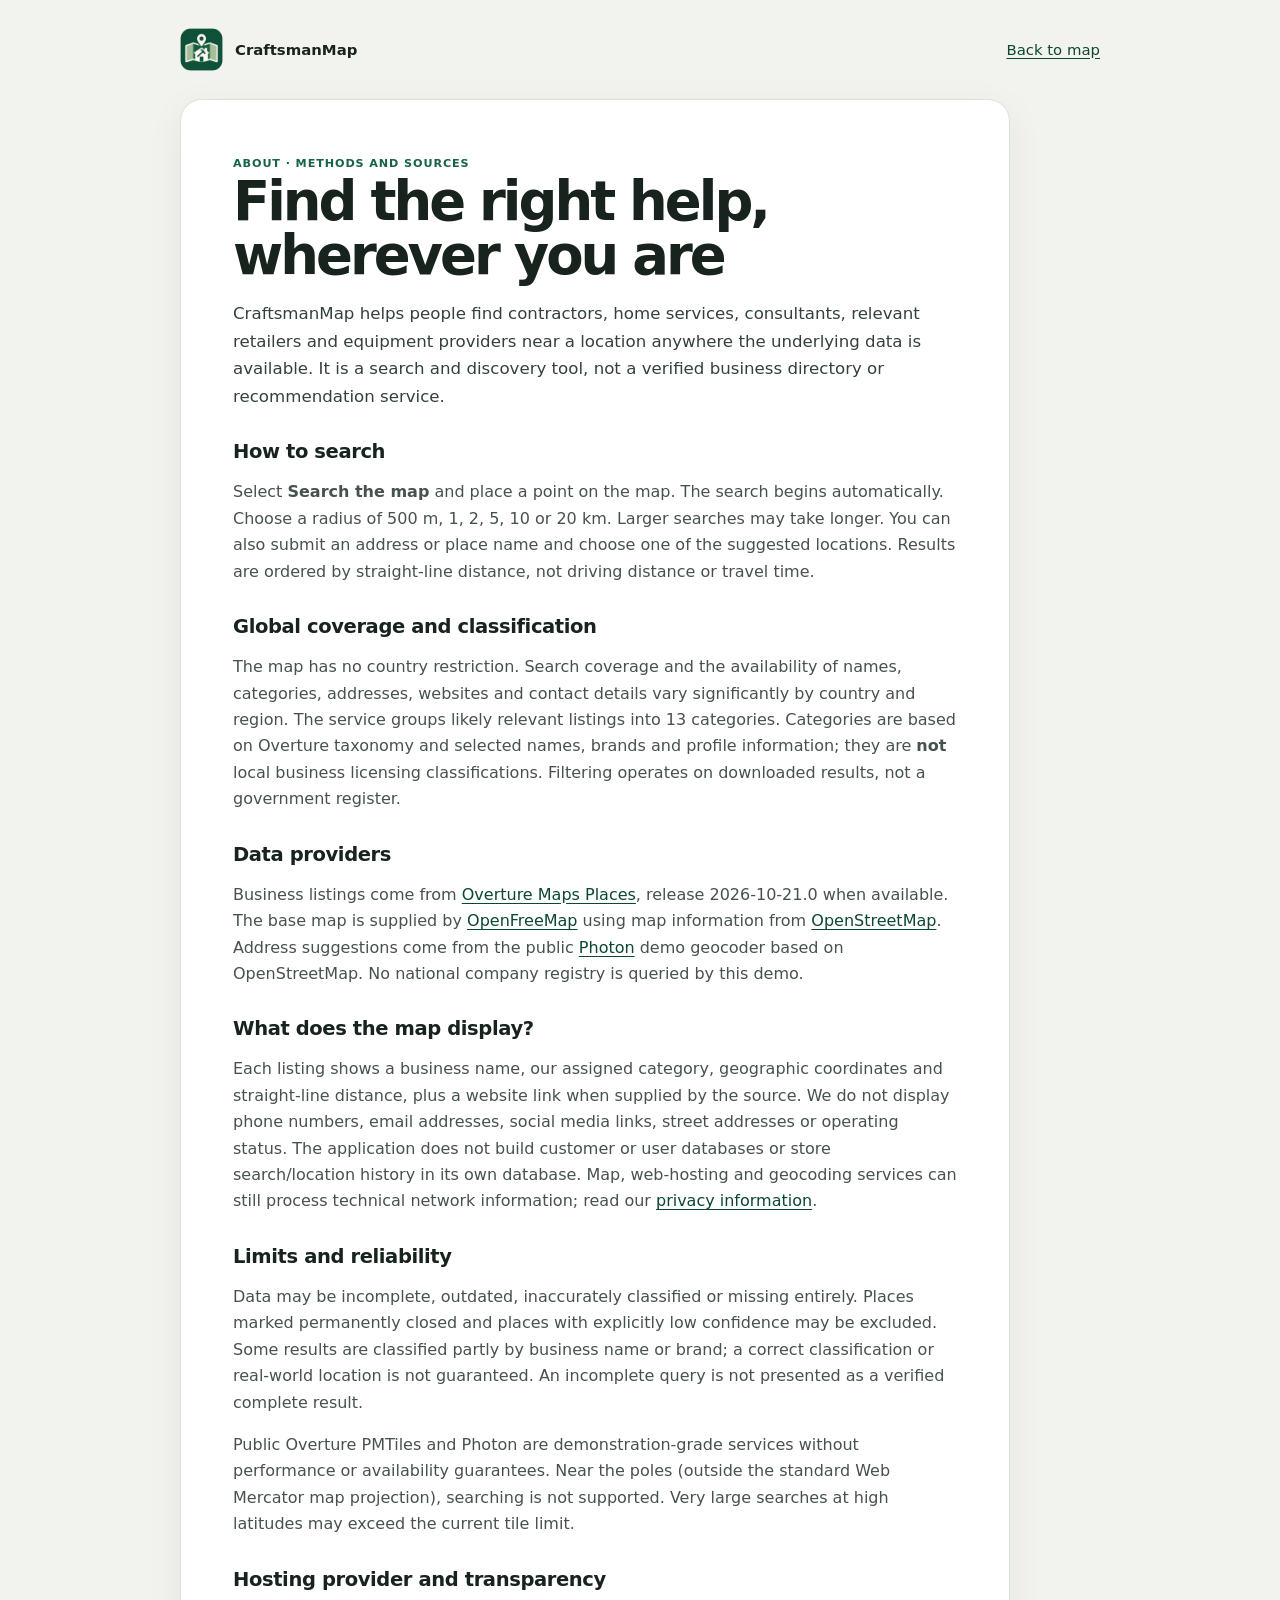
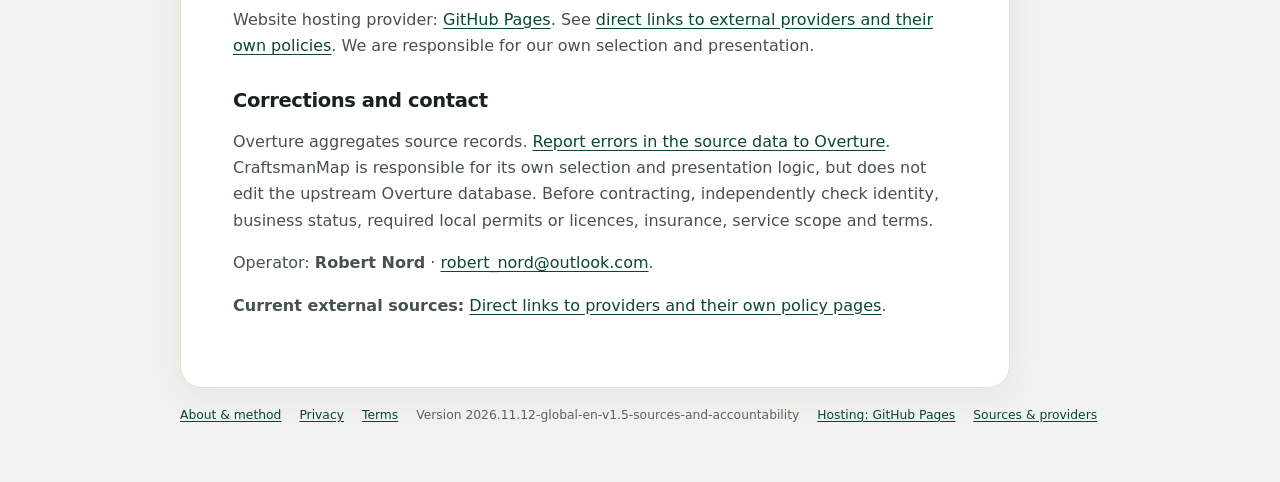
<file: about.html>
<!DOCTYPE html>

<html lang="en"><head><meta charset="utf-8"/><meta content="width=device-width,initial-scale=1" name="viewport"/><meta content="no-referrer" name="referrer"/><meta content="CraftsmanMap – information and transparency" name="description"/><title>About – CraftsmanMap</title><link href="./assets/favicon-32.png" rel="icon" sizes="32x32" type="image/png"/><link href="./assets/styles.css" rel="stylesheet"/></head><body class="page"><main class="page-shell"><nav class="page-nav"><a class="brand" href="./"><img alt="" class="brand-icon" height="43" src="./assets/app-icon-192.png" width="43"/><span data-app-name="">CraftsmanMap</span></a><a href="./">Back to map</a></nav><article class="page-card"><span class="eyebrow">ABOUT · METHODS AND SOURCES</span><h1>Find the right help, wherever you are</h1><p class="lead">CraftsmanMap helps people find contractors, home services, consultants, relevant retailers and equipment providers near a location anywhere the underlying data is available. It is a search and discovery tool, not a verified business directory or recommendation service.</p>
<h2>How to search</h2><p>Select <strong>Search the map</strong> and place a point on the map. The search begins automatically. Choose a radius of 500 m, 1, 2, 5, 10 or 20 km. Larger searches may take longer. You can also submit an address or place name and choose one of the suggested locations. Results are ordered by straight-line distance, not driving distance or travel time.</p>
<h2>Global coverage and classification</h2><p>The map has no country restriction. Search coverage and the availability of names, categories, addresses, websites and contact details vary significantly by country and region. The service groups likely relevant listings into 13 categories. Categories are based on Overture taxonomy and selected names, brands and profile information; they are <strong>not</strong> local business licensing classifications. Filtering operates on downloaded results, not a government register.</p>
<h2>Data providers</h2><p>Business listings come from <a href="https://docs.overturemaps.org/guides/places/">Overture Maps Places</a>, release <span data-release=""></span> when available. The base map is supplied by <a href="https://openfreemap.org/">OpenFreeMap</a> using map information from <a href="https://www.openstreetmap.org/copyright">OpenStreetMap</a>. Address suggestions come from the public <a href="https://github.com/komoot/photon">Photon</a> demo geocoder based on OpenStreetMap. No national company registry is queried by this demo.</p>
<h2>What does the map display?</h2><p>Each listing shows a business name, our assigned category, geographic coordinates and straight-line distance, plus a website link when supplied by the source. We do not display phone numbers, email addresses, social media links, street addresses or operating status. The application does not build customer or user databases or store search/location history in its own database. Map, web-hosting and geocoding services can still process technical network information; read our <a href="./privacy.html">privacy information</a>.</p>
<h2>Limits and reliability</h2><p>Data may be incomplete, outdated, inaccurately classified or missing entirely. Places marked permanently closed and places with explicitly low confidence may be excluded. Some results are classified partly by business name or brand; a correct classification or real-world location is not guaranteed. An incomplete query is not presented as a verified complete result.</p><p>Public Overture PMTiles and Photon are demonstration-grade services without performance or availability guarantees. Near the poles (outside the standard Web Mercator map projection), searching is not supported. Very large searches at high latitudes may exceed the current tile limit.</p>
<h2>Hosting provider and transparency</h2><p>Website hosting provider: <a href="https://docs.github.com/en/pages/getting-started-with-github-pages/what-is-github-pages">GitHub Pages</a>. See <a href="./providers.html">direct links to external providers and their own policies</a>. We are responsible for our own selection and presentation.</p>
<h2>Corrections and contact</h2><p>Overture aggregates source records. <a href="https://docs.overturemaps.org/support/">Report errors in the source data to Overture</a>. CraftsmanMap is responsible for its own selection and presentation logic, but does not edit the upstream Overture database. Before contracting, independently check identity, business status, required local permits or licences, insurance, service scope and terms.</p><p>Operator: <strong data-operator="">Robert Nord</strong> · <a data-contact-email="" href="mailto:robert_nord@outlook.com">robert_nord@outlook.com</a>.</p><p><strong>Current external sources:</strong> <a href="./providers.html">Direct links to providers and their own policy pages</a>.</p></article><footer class="page-foot"><a href="./about.html">About &amp; method</a><a href="./privacy.html">Privacy</a><a href="./terms.html">Terms</a><span>Version <span data-version=""></span></span><a href="https://docs.github.com/en/pages/getting-started-with-github-pages/what-is-github-pages" rel="noopener noreferrer" target="_blank">Hosting: GitHub Pages</a> <a href="./providers.html">Sources &amp; providers</a></footer></main><script src="./assets/legal.js?v=source20261112" type="module"></script></body></html>
</file>
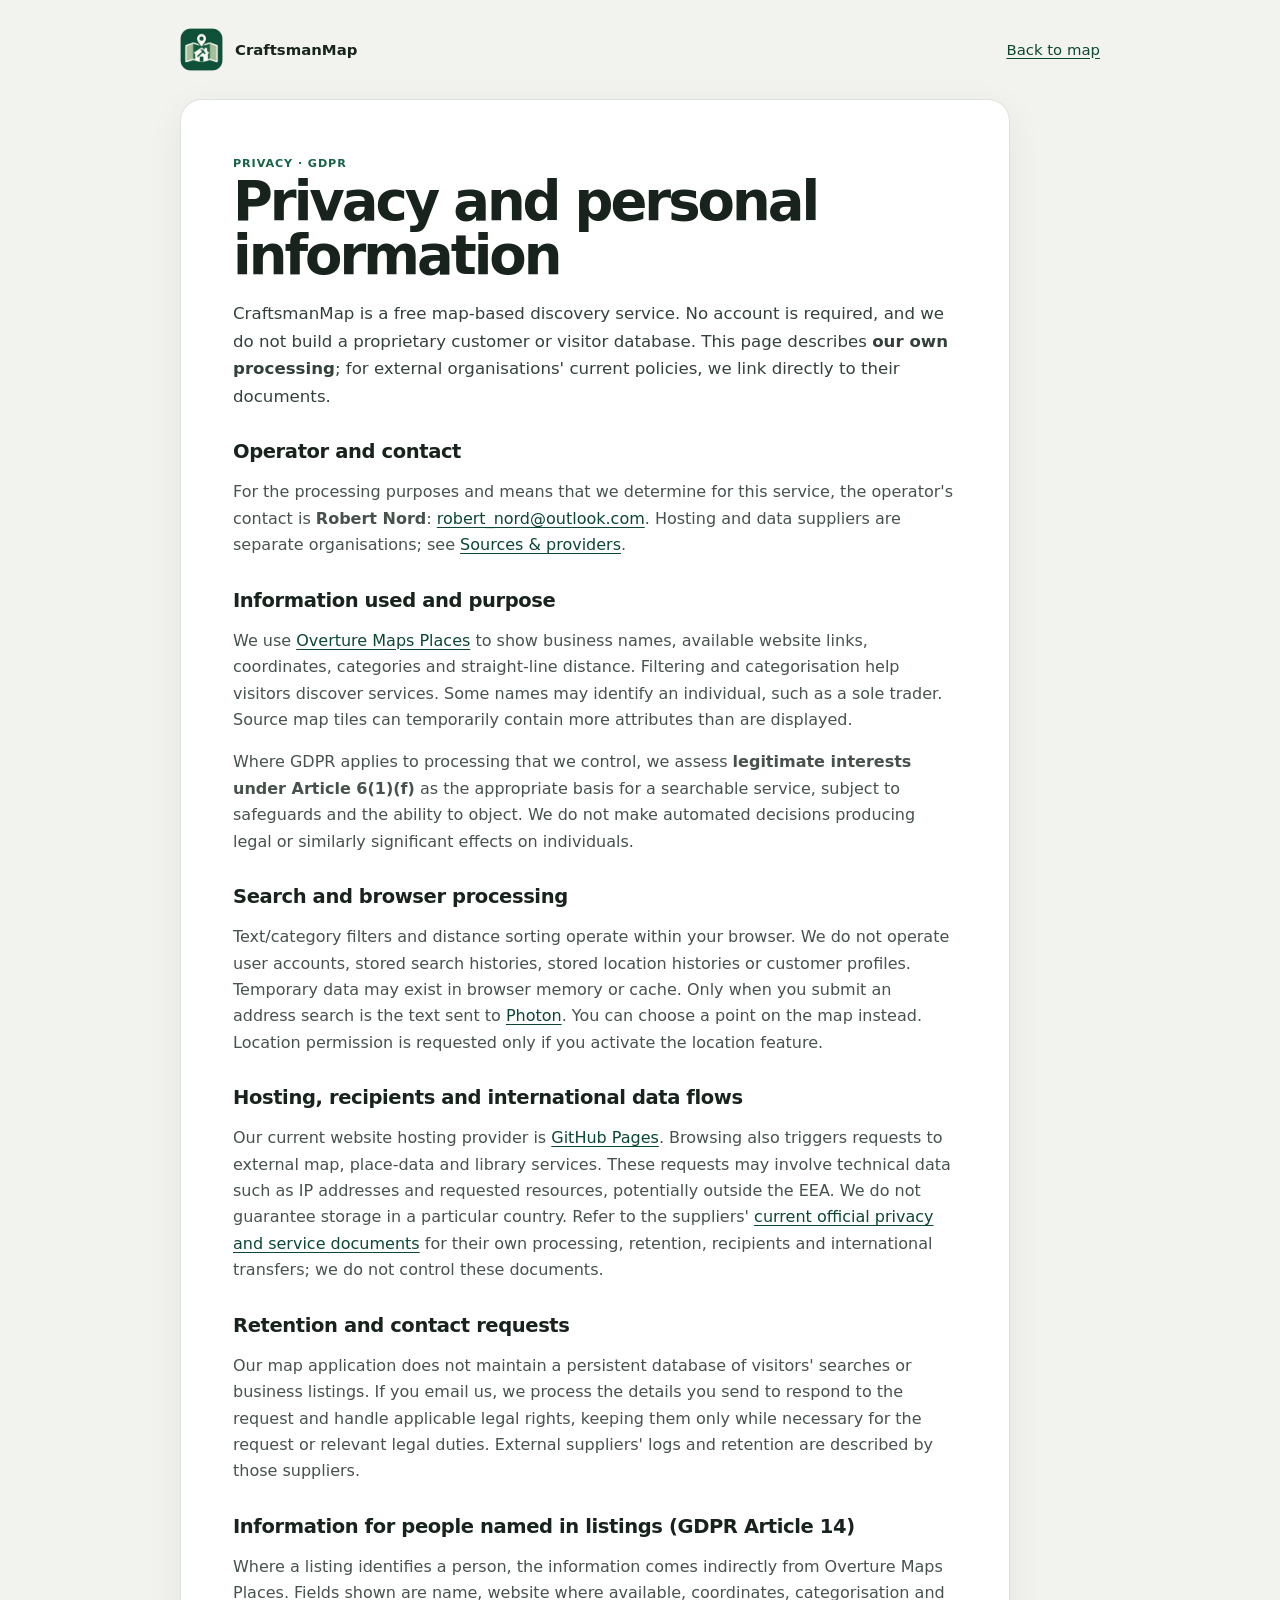
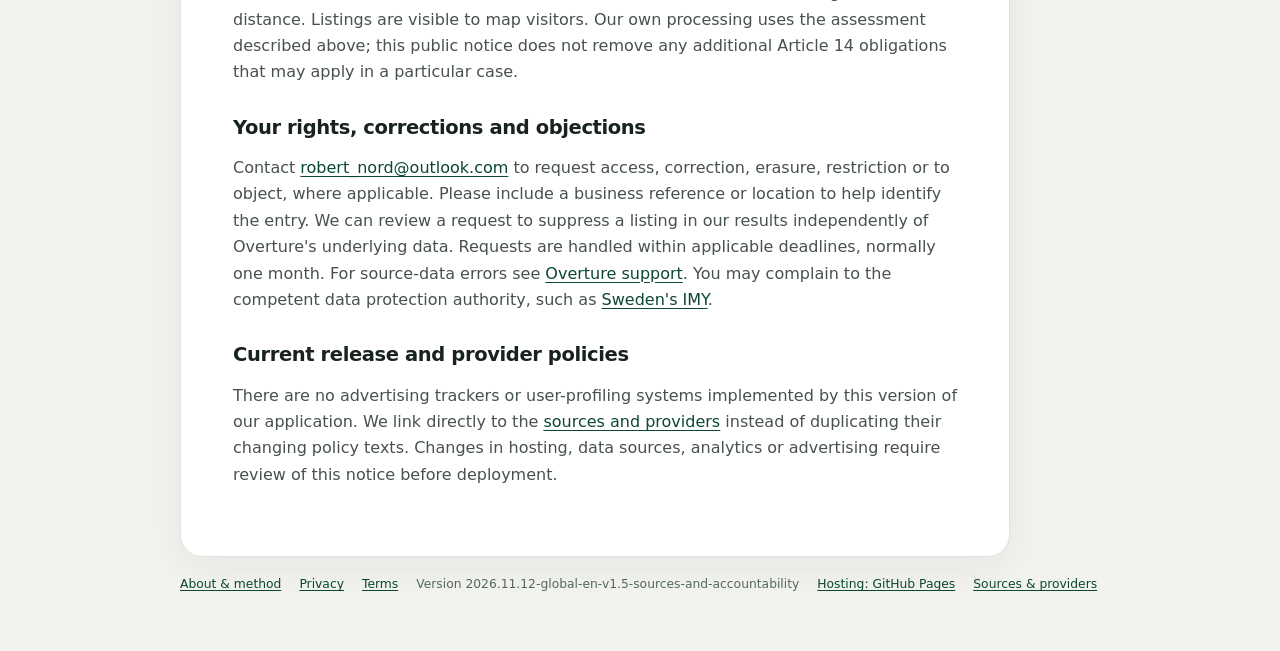
<file: privacy.html>
<!DOCTYPE html>
<html lang="en"><head><meta charset="utf-8"/><meta content="width=device-width,initial-scale=1" name="viewport"/><meta content="no-referrer" name="referrer"/><meta content="CraftsmanMap – information and transparency" name="description"/><title>Privacy – CraftsmanMap</title><link href="./assets/favicon-32.png" rel="icon" sizes="32x32" type="image/png"/><link href="./assets/styles.css" rel="stylesheet"/></head><body class="page"><main class="page-shell"><nav class="page-nav"><a class="brand" href="./"><img alt="" class="brand-icon" height="43" src="./assets/app-icon-192.png" width="43"/><span data-app-name="">CraftsmanMap</span></a><a href="./">Back to map</a></nav><article class="page-card"><span class="eyebrow">Privacy · GDPR</span><h1>Privacy and personal information</h1>
<p class="lead">CraftsmanMap is a free map-based discovery service. No account is required, and we do not build a proprietary customer or visitor database. This page describes <strong>our own processing</strong>; for external organisations' current policies, we link directly to their documents.</p>
<h2>Operator and contact</h2><p>For the processing purposes and means that we determine for this service, the operator's contact is <strong>Robert Nord</strong>: <a href="mailto:robert_nord@outlook.com">robert_nord@outlook.com</a>. Hosting and data suppliers are separate organisations; see <a href="./providers.html">Sources &amp; providers</a>.</p>
<h2>Information used and purpose</h2><p>We use <a href="https://docs.overturemaps.org/guides/places/">Overture Maps Places</a> to show business names, available website links, coordinates, categories and straight-line distance. Filtering and categorisation help visitors discover services. Some names may identify an individual, such as a sole trader. Source map tiles can temporarily contain more attributes than are displayed.</p>
<p>Where GDPR applies to processing that we control, we assess <strong>legitimate interests under Article 6(1)(f)</strong> as the appropriate basis for a searchable service, subject to safeguards and the ability to object. We do not make automated decisions producing legal or similarly significant effects on individuals.</p>
<h2>Search and browser processing</h2><p>Text/category filters and distance sorting operate within your browser. We do not operate user accounts, stored search histories, stored location histories or customer profiles. Temporary data may exist in browser memory or cache. Only when you submit an address search is the text sent to <a href="https://github.com/komoot/photon#demo-server">Photon</a>. You can choose a point on the map instead. Location permission is requested only if you activate the location feature.</p>
<h2>Hosting, recipients and international data flows</h2><p>Our current website hosting provider is <a href="https://docs.github.com/en/pages/getting-started-with-github-pages/what-is-github-pages">GitHub Pages</a>. Browsing also triggers requests to external map, place-data and library services. These requests may involve technical data such as IP addresses and requested resources, potentially outside the EEA. We do not guarantee storage in a particular country. Refer to the suppliers' <a href="./providers.html">current official privacy and service documents</a> for their own processing, retention, recipients and international transfers; we do not control these documents.</p>
<h2>Retention and contact requests</h2><p>Our map application does not maintain a persistent database of visitors' searches or business listings. If you email us, we process the details you send to respond to the request and handle applicable legal rights, keeping them only while necessary for the request or relevant legal duties. External suppliers' logs and retention are described by those suppliers.</p>
<h2>Information for people named in listings (GDPR Article 14)</h2><p>Where a listing identifies a person, the information comes indirectly from Overture Maps Places. Fields shown are name, website where available, coordinates, categorisation and distance. Listings are visible to map visitors. Our own processing uses the assessment described above; this public notice does not remove any additional Article 14 obligations that may apply in a particular case.</p>
<h2>Your rights, corrections and objections</h2><p>Contact <a href="mailto:robert_nord@outlook.com">robert_nord@outlook.com</a> to request access, correction, erasure, restriction or to object, where applicable. Please include a business reference or location to help identify the entry. We can review a request to suppress a listing in our results independently of Overture's underlying data. Requests are handled within applicable deadlines, normally one month. For source-data errors see <a href="https://docs.overturemaps.org/support/">Overture support</a>. You may complain to the competent data protection authority, such as <a href="https://www.imy.se/">Sweden's IMY</a>.</p>
<h2>Current release and provider policies</h2><p>There are no advertising trackers or user-profiling systems implemented by this version of our application. We link directly to the <a href="./providers.html">sources and providers</a> instead of duplicating their changing policy texts. Changes in hosting, data sources, analytics or advertising require review of this notice before deployment.</p></article><footer class="page-foot"><a href="./about.html">About &amp; method</a><a href="./privacy.html">Privacy</a><a href="./terms.html">Terms</a><span>Version <span data-version=""></span></span><a href="https://docs.github.com/en/pages/getting-started-with-github-pages/what-is-github-pages" rel="noopener noreferrer" target="_blank">Hosting: GitHub Pages</a> <a href="./providers.html">Sources &amp; providers</a></footer></main><script src="./assets/legal.js?v=source20261112" type="module"></script></body></html>
</file>
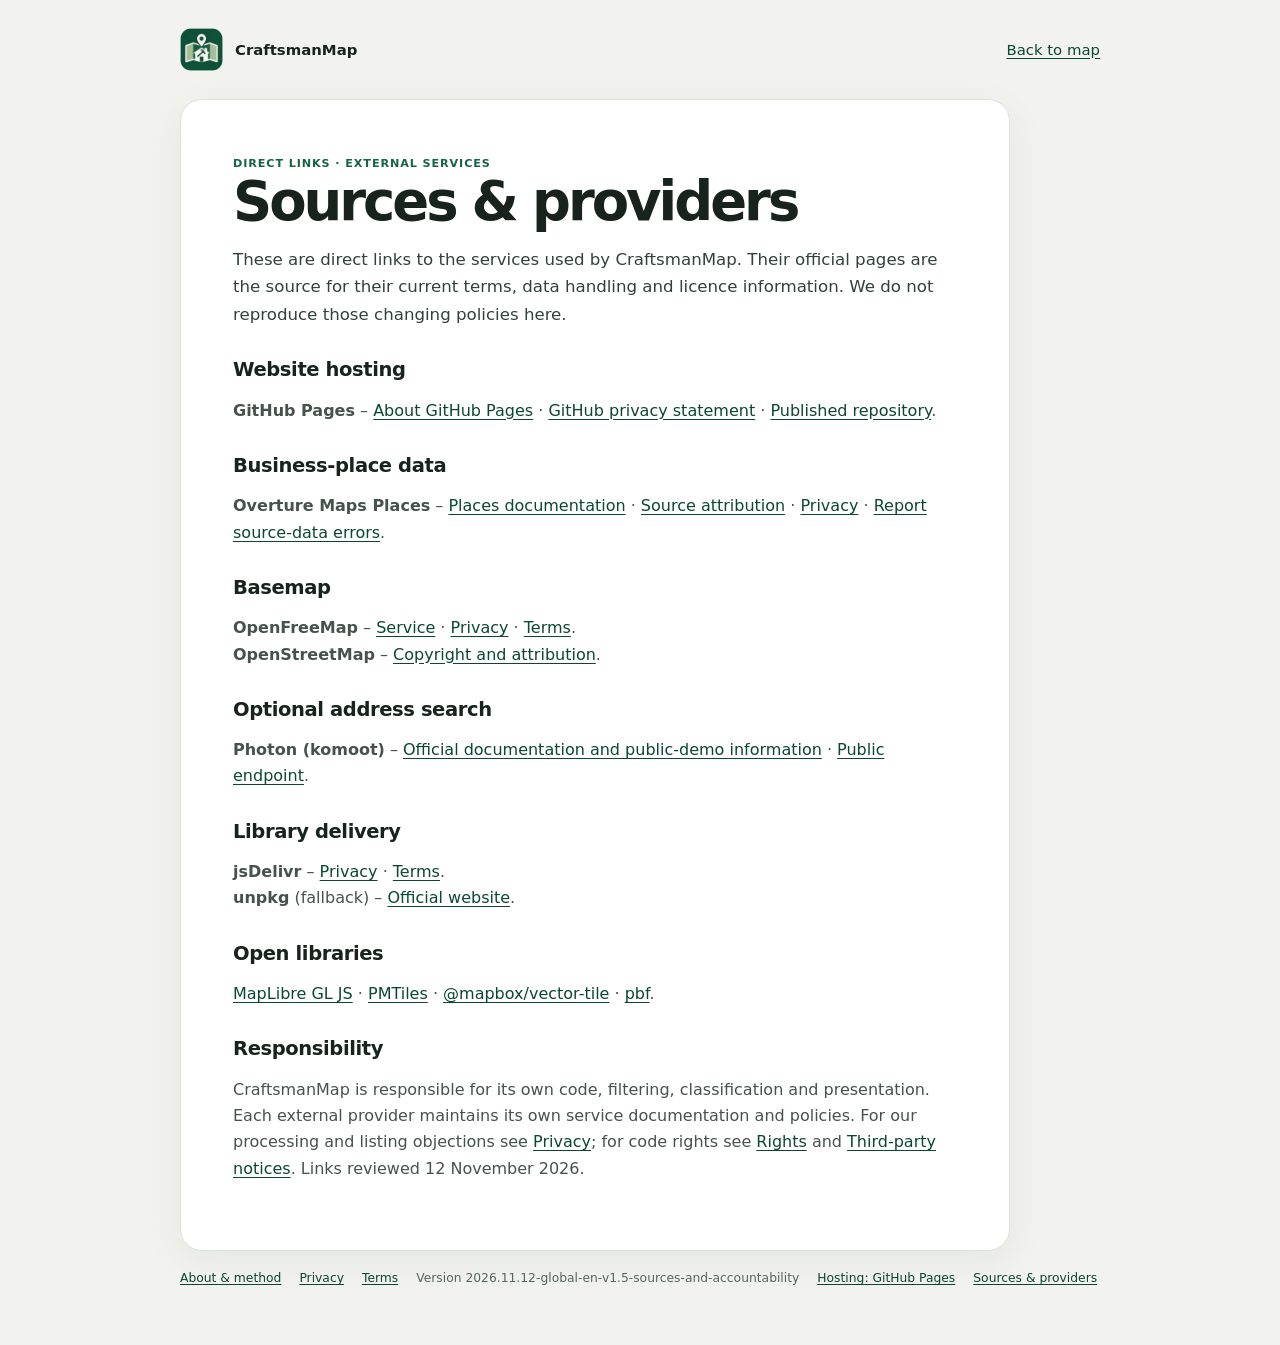
<file: providers.html>
<!DOCTYPE html>

<html lang="en"><head><meta charset="utf-8"/><meta content="width=device-width,initial-scale=1" name="viewport"/><meta content="no-referrer" name="referrer"/><meta content="Direct links to sources and external providers." name="description"/><title>Sources &amp; providers – CraftsmanMap</title><link href="./assets/favicon-32.png" rel="icon" sizes="32x32" type="image/png"/><link href="./assets/styles.css" rel="stylesheet"/></head><body class="page"><main class="page-shell"><nav class="page-nav"><a class="brand" href="./"><img alt="" class="brand-icon" height="43" src="./assets/app-icon-192.png" width="43"/><span data-app-name="">CraftsmanMap</span></a><a href="./">Back to map</a></nav><article class="page-card"><span class="eyebrow">Direct links · external services</span><h1>Sources &amp; providers</h1>
<p class="lead">These are direct links to the services used by CraftsmanMap. Their official pages are the source for their current terms, data handling and licence information. We do not reproduce those changing policies here.</p>
<h2>Website hosting</h2><p><strong>GitHub Pages</strong> – <a href="https://docs.github.com/en/pages/getting-started-with-github-pages/what-is-github-pages" rel="noopener noreferrer" target="_blank">About GitHub Pages</a> · <a href="https://docs.github.com/en/site-policy/privacy-policies/github-general-privacy-statement" rel="noopener noreferrer" target="_blank">GitHub privacy statement</a> · <a href="https://github.com/Deeder94/CraftsmanMap" rel="noopener noreferrer" target="_blank">Published repository</a>.</p>
<h2>Business-place data</h2><p><strong>Overture Maps Places</strong> – <a href="https://docs.overturemaps.org/guides/places/" rel="noopener noreferrer" target="_blank">Places documentation</a> · <a href="https://docs.overturemaps.org/attribution/" rel="noopener noreferrer" target="_blank">Source attribution</a> · <a href="https://overturemaps.org/privacy/" rel="noopener noreferrer" target="_blank">Privacy</a> · <a href="https://docs.overturemaps.org/support/" rel="noopener noreferrer" target="_blank">Report source-data errors</a>.</p>
<h2>Basemap</h2><p><strong>OpenFreeMap</strong> – <a href="https://openfreemap.org/" rel="noopener noreferrer" target="_blank">Service</a> · <a href="https://openfreemap.org/privacy/" rel="noopener noreferrer" target="_blank">Privacy</a> · <a href="https://openfreemap.org/tos/" rel="noopener noreferrer" target="_blank">Terms</a>.<br/><strong>OpenStreetMap</strong> – <a href="https://www.openstreetmap.org/copyright" rel="noopener noreferrer" target="_blank">Copyright and attribution</a>.</p>
<h2>Optional address search</h2><p><strong>Photon (komoot)</strong> – <a href="https://github.com/komoot/photon#demo-server" rel="noopener noreferrer" target="_blank">Official documentation and public-demo information</a> · <a href="https://photon.komoot.io/" rel="noopener noreferrer" target="_blank">Public endpoint</a>.</p>
<h2>Library delivery</h2><p><strong>jsDelivr</strong> – <a href="https://www.jsdelivr.com/terms/privacy-policy" rel="noopener noreferrer" target="_blank">Privacy</a> · <a href="https://www.jsdelivr.com/terms" rel="noopener noreferrer" target="_blank">Terms</a>.<br/><strong>unpkg</strong> (fallback) – <a href="https://unpkg.com/" rel="noopener noreferrer" target="_blank">Official website</a>.</p>
<h2>Open libraries</h2><p><a href="https://maplibre.org/maplibre-gl-js/docs/" rel="noopener noreferrer" target="_blank">MapLibre GL JS</a> · <a href="https://github.com/protomaps/PMTiles" rel="noopener noreferrer" target="_blank">PMTiles</a> · <a href="https://github.com/mapbox/vector-tile-js" rel="noopener noreferrer" target="_blank">@mapbox/vector-tile</a> · <a href="https://github.com/mapbox/pbf" rel="noopener noreferrer" target="_blank">pbf</a>.</p>
<h2>Responsibility</h2><p>CraftsmanMap is responsible for its own code, filtering, classification and presentation. Each external provider maintains its own service documentation and policies. For our processing and listing objections see <a href="./privacy.html">Privacy</a>; for code rights see <a href="./rights.html">Rights</a> and <a href="./THIRD_PARTY_NOTICES.md">Third-party notices</a>. Links reviewed 12 November 2026.</p></article><footer class="page-foot"><a href="./about.html">About &amp; method</a><a href="./privacy.html">Privacy</a><a href="./terms.html">Terms</a><span>Version <span data-version=""></span></span><a href="https://docs.github.com/en/pages/getting-started-with-github-pages/what-is-github-pages" rel="noopener noreferrer" target="_blank">Hosting: GitHub Pages</a> <a href="./providers.html">Sources &amp; providers</a></footer></main><script src="./assets/legal.js?v=source20261112" type="module"></script></body></html>
</file>
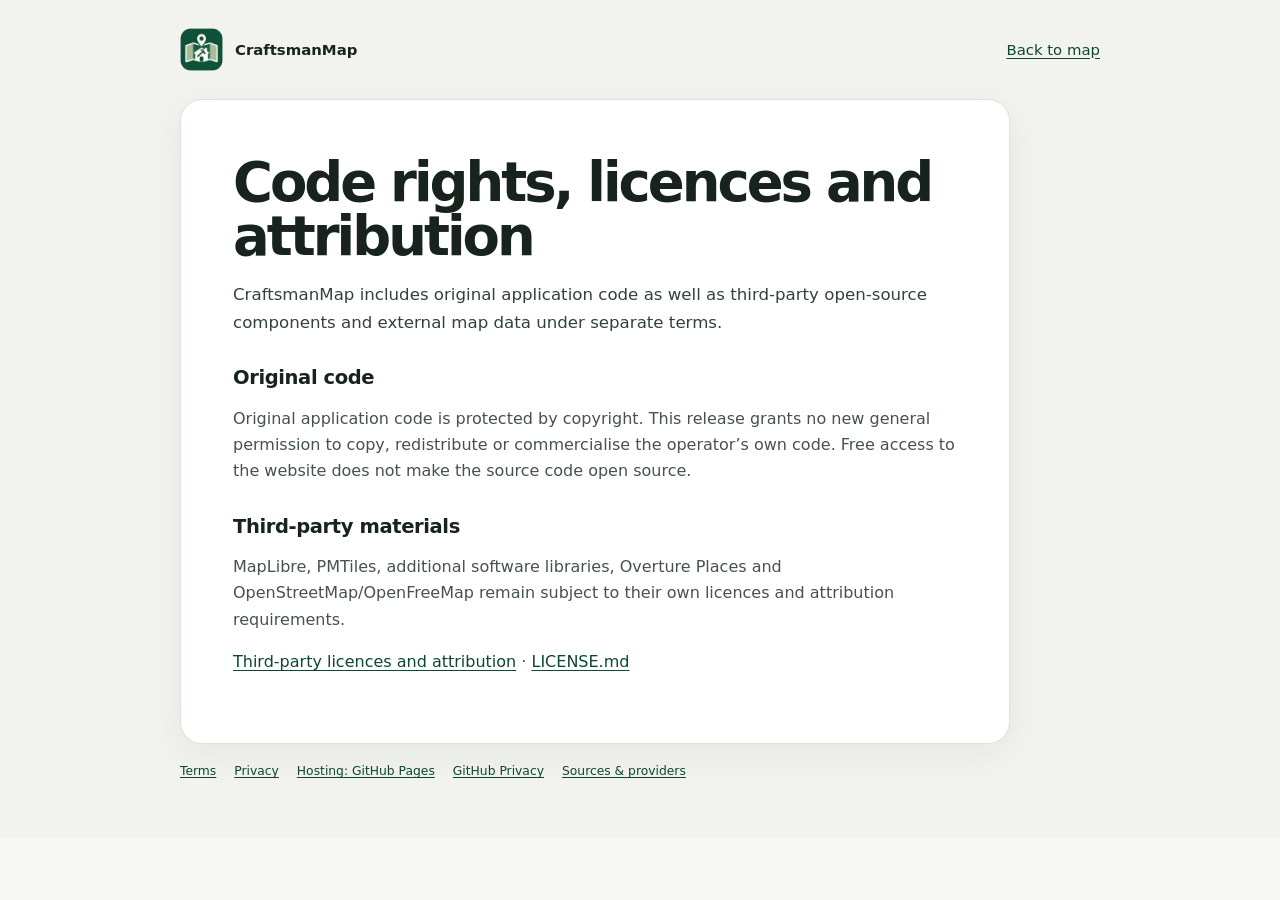
<file: rights.html>
<!DOCTYPE html>
<html lang="en"><head><meta charset="utf-8"/><meta content="width=device-width,initial-scale=1" name="viewport"/><meta content="no-referrer" name="referrer"/><title>Code rights, licences and attribution – CraftsmanMap</title><link href="./assets/favicon-32.png" rel="icon" type="image/png"/><link href="./assets/styles.css" rel="stylesheet"/></head><body class="page"><main class="page-shell"><nav class="page-nav"><a class="brand" href="./"><img alt="" class="brand-icon" height="43" src="./assets/app-icon-192.png" width="43"/><span data-app-name="">CraftsmanMap</span></a><a href="./">Back to map</a></nav><article class="page-card"><h1>Code rights, licences and attribution</h1><p class="lead">CraftsmanMap includes original application code as well as third-party open-source components and external map data under separate terms.</p><h2>Original code</h2><p>Original application code is protected by copyright. This release grants no new general permission to copy, redistribute or commercialise the operator’s own code. Free access to the website does not make the source code open source.</p><h2>Third-party materials</h2><p>MapLibre, PMTiles, additional software libraries, Overture Places and OpenStreetMap/OpenFreeMap remain subject to their own licences and attribution requirements.</p><p><a href="./THIRD_PARTY_NOTICES.md">Third-party licences and attribution</a> · <a href="./LICENSE.md">LICENSE.md</a></p></article><footer class="page-foot"><a href="./terms.html">Terms</a><a href="./privacy.html">Privacy</a><a href="https://docs.github.com/en/pages/getting-started-with-github-pages/what-is-github-pages">Hosting: GitHub Pages</a><a href="https://docs.github.com/en/site-policy/privacy-policies/github-general-privacy-statement">GitHub Privacy</a><a href="./providers.html">Sources &amp; providers</a></footer></main><script src="./assets/legal.js?v=source20261112" type="module"></script></body></html>
</file>
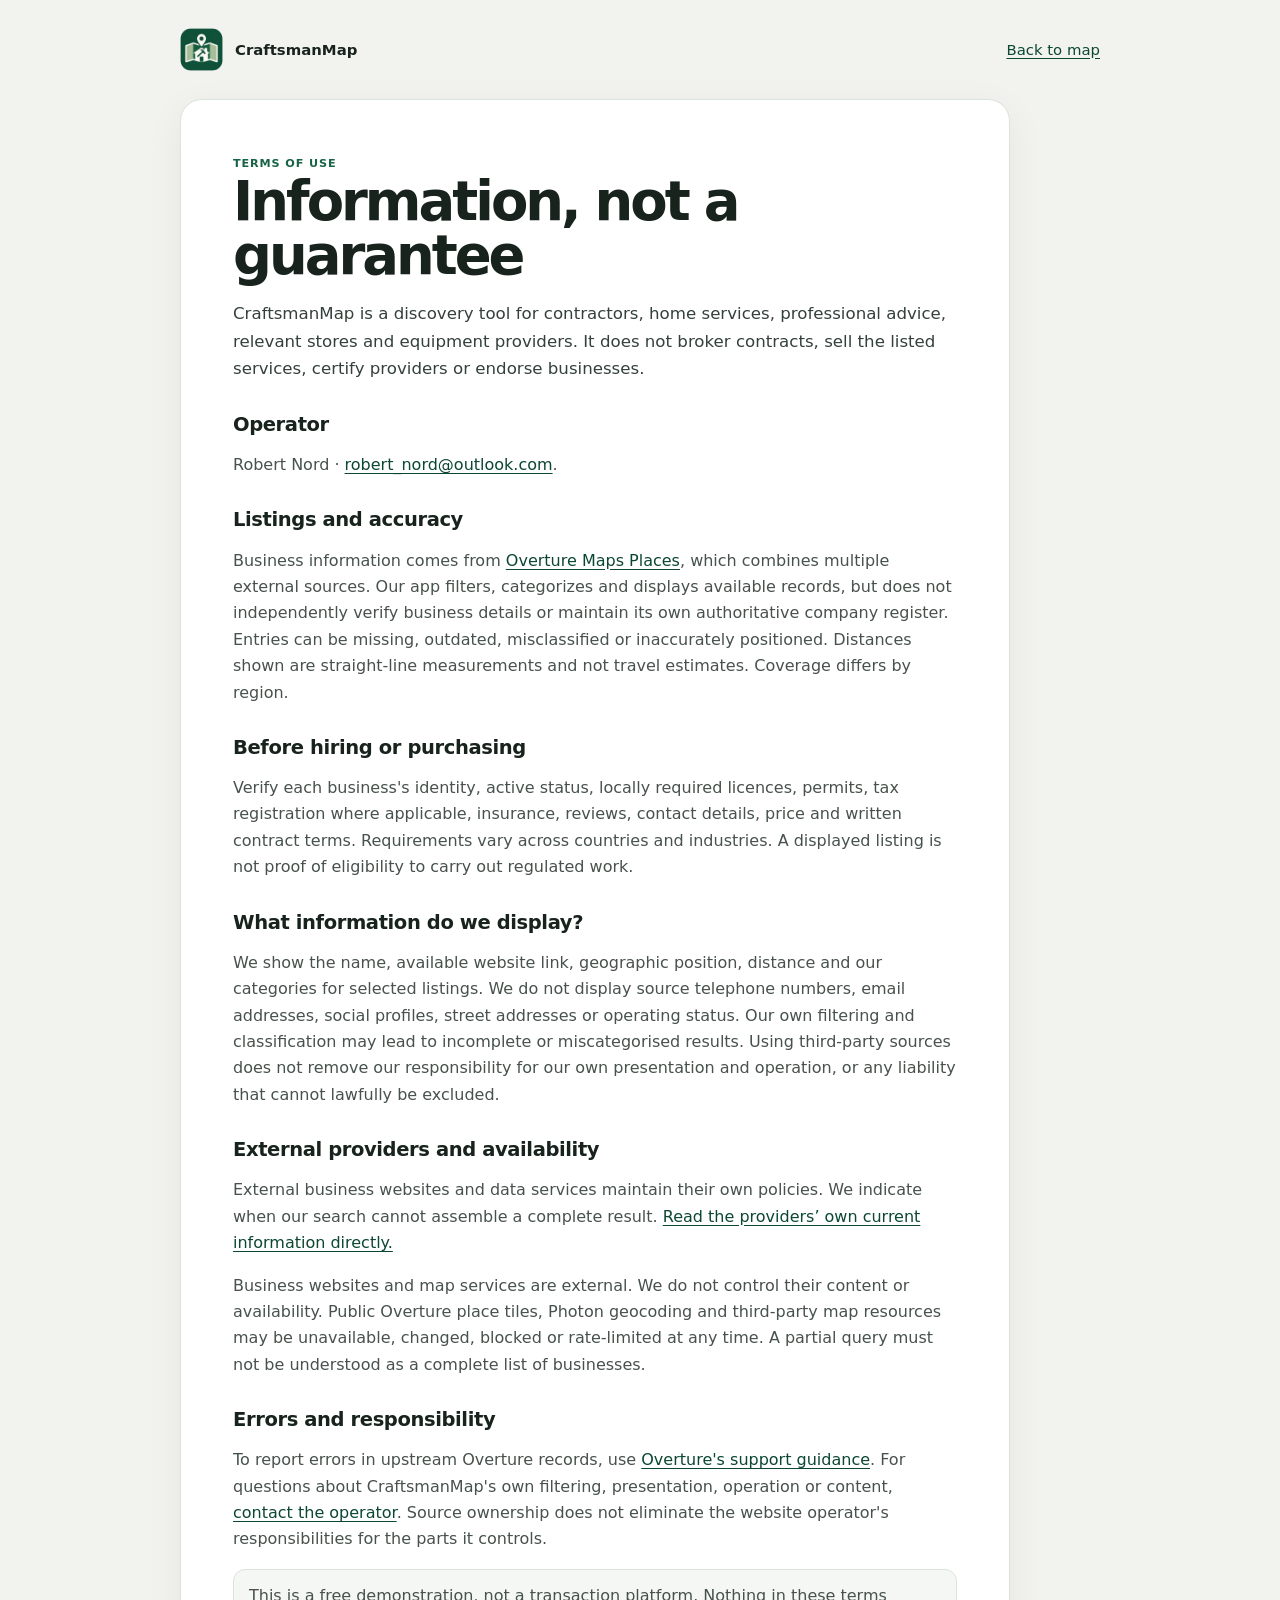
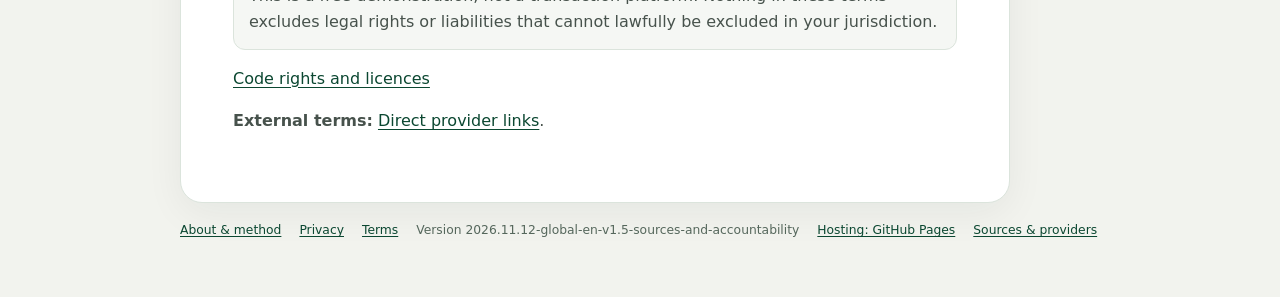
<file: terms.html>
<!DOCTYPE html>

<html lang="en"><head><meta charset="utf-8"/><meta content="width=device-width,initial-scale=1" name="viewport"/><meta content="no-referrer" name="referrer"/><meta content="CraftsmanMap – information and transparency" name="description"/><title>Terms of use – CraftsmanMap</title><link href="./assets/favicon-32.png" rel="icon" sizes="32x32" type="image/png"/><link href="./assets/styles.css" rel="stylesheet"/></head><body class="page"><main class="page-shell"><nav class="page-nav"><a class="brand" href="./"><img alt="" class="brand-icon" height="43" src="./assets/app-icon-192.png" width="43"/><span data-app-name="">CraftsmanMap</span></a><a href="./">Back to map</a></nav><article class="page-card"><span class="eyebrow">TERMS OF USE</span><h1>Information, not a guarantee</h1><p class="lead">CraftsmanMap is a discovery tool for contractors, home services, professional advice, relevant stores and equipment providers. It does not broker contracts, sell the listed services, certify providers or endorse businesses.</p>
<h2>Operator</h2><p>Robert Nord · <a href="mailto:robert_nord@outlook.com">robert_nord@outlook.com</a>.</p>
<h2>Listings and accuracy</h2><p>Business information comes from <a href="https://docs.overturemaps.org/guides/places/">Overture Maps Places</a>, which combines multiple external sources. Our app filters, categorizes and displays available records, but does not independently verify business details or maintain its own authoritative company register. Entries can be missing, outdated, misclassified or inaccurately positioned. Distances shown are straight-line measurements and not travel estimates. Coverage differs by region.</p>
<h2>Before hiring or purchasing</h2><p>Verify each business's identity, active status, locally required licences, permits, tax registration where applicable, insurance, reviews, contact details, price and written contract terms. Requirements vary across countries and industries. A displayed listing is not proof of eligibility to carry out regulated work.</p>
<h2>What information do we display?</h2><p>We show the name, available website link, geographic position, distance and our categories for selected listings. We do not display source telephone numbers, email addresses, social profiles, street addresses or operating status. Our own filtering and classification may lead to incomplete or miscategorised results. Using third-party sources does not remove our responsibility for our own presentation and operation, or any liability that cannot lawfully be excluded.</p>
<h2>External providers and availability</h2><p>External business websites and data services maintain their own policies. We indicate when our search cannot assemble a complete result. <a href="./providers.html">Read the providers’ own current information directly.</a></p>
<p>Business websites and map services are external. We do not control their content or availability. Public Overture place tiles, Photon geocoding and third-party map resources may be unavailable, changed, blocked or rate-limited at any time. A partial query must not be understood as a complete list of businesses.</p>
<h2>Errors and responsibility</h2><p>To report errors in upstream Overture records, use <a href="https://docs.overturemaps.org/support/">Overture's support guidance</a>. For questions about CraftsmanMap's own filtering, presentation, operation or content, <a href="mailto:robert_nord@outlook.com">contact the operator</a>. Source ownership does not eliminate the website operator's responsibilities for the parts it controls.</p>
<p class="notice">This is a free demonstration, not a transaction platform. Nothing in these terms excludes legal rights or liabilities that cannot lawfully be excluded in your jurisdiction.</p><p><a href="./rights.html">Code rights and licences</a></p><p><strong>External terms:</strong> <a href="./providers.html">Direct provider links</a>.</p></article><footer class="page-foot"><a href="./about.html">About &amp; method</a><a href="./privacy.html">Privacy</a><a href="./terms.html">Terms</a><span>Version <span data-version=""></span></span><a href="https://docs.github.com/en/pages/getting-started-with-github-pages/what-is-github-pages" rel="noopener noreferrer" target="_blank">Hosting: GitHub Pages</a> <a href="./providers.html">Sources &amp; providers</a></footer></main><script src="./assets/legal.js?v=source20261112" type="module"></script></body></html>
</file>
<file: assets/styles.css>
:root {
  color-scheme: light;
  --bg: #f5f5ef;
  --paper: rgba(255,255,252,.96);
  --ink: #17201b;
  --muted: #66706a;
  --line: #d9ddd7;
  --brand: #1d5c45;
  --brand-dark: #133d2f;
  --accent: #e8f1ec;
  --shadow: 0 18px 50px rgba(22,32,27,.15);
  --radius: 18px;
  font-family: Inter, ui-sans-serif, system-ui, -apple-system, BlinkMacSystemFont, "Segoe UI", sans-serif;
}
* { box-sizing: border-box; }
html, body { margin: 0; min-height: 100%; background: var(--bg); color: var(--ink); }
body { overflow: hidden; }
a { color: var(--brand-dark); text-underline-offset: .18em; }
button, input { font: inherit; }
button { cursor: pointer; }
.skip-link { position: fixed; z-index: 9999; top: 8px; left: 8px; padding: 10px 14px; background: #fff; transform: translateY(-160%); border-radius: 8px; }
.skip-link:focus { transform: translateY(0); }
.app-shell { height: 100dvh; display: grid; grid-template-columns: minmax(310px, 380px) 1fr; }
.sidebar { z-index: 5; min-width: 0; display: flex; flex-direction: column; background: var(--paper); border-right: 1px solid var(--line); box-shadow: 10px 0 34px rgba(22,32,27,.08); transition: width .2s ease, transform .2s ease; }
.brand-row { min-height: 72px; display: flex; gap: 14px; align-items: center; justify-content: space-between; padding: 13px 16px 12px 18px; border-bottom: 1px solid var(--line); }
.brand { display: flex; align-items: center; gap: 10px; color: inherit; text-decoration: none; min-width: 0; }
.brand strong, .brand small { display: block; }
.brand strong { font-size: 1.02rem; letter-spacing: -.02em; }
.brand small { color: var(--muted); font-size: .74rem; margin-top: 1px; }
.brand-mark { width: 40px; height: 40px; display: grid; place-items: center; border-radius: 12px; background: var(--brand); color: white; font-size: .8rem; font-weight: 800; letter-spacing: .04em; box-shadow: 0 7px 18px rgba(29,92,69,.18); }
.icon-button { width: 38px; height: 38px; border: 1px solid var(--line); background: white; color: var(--ink); border-radius: 11px; font-size: 1.35rem; line-height: 1; }
.panel-content { min-height: 0; display: flex; flex-direction: column; overflow: hidden; padding: 18px; gap: 18px; }
.intro h1 { margin: 0 0 7px; font-size: clamp(1.28rem, 2vw, 1.65rem); letter-spacing: -.035em; line-height: 1.1; }
.intro p { margin: 0; color: var(--muted); font-size: .91rem; line-height: 1.45; }
.search-box label { display: block; font-size: .77rem; font-weight: 750; margin-bottom: 7px; }
.search-input-wrap { position: relative; }
.search-input-wrap input { width: 100%; height: 46px; border: 1px solid #cbd2cc; background: #fff; border-radius: 12px; padding: 0 40px 0 13px; color: var(--ink); outline: none; }
.search-input-wrap input:focus { border-color: var(--brand); box-shadow: 0 0 0 3px rgba(29,92,69,.12); }
.search-input-wrap button { position: absolute; right: 5px; top: 5px; width: 36px; height: 36px; border: 0; border-radius: 9px; background: transparent; font-size: 1.2rem; color: var(--muted); }
.field-help { color: var(--muted); font-size: .72rem; line-height: 1.35; margin: 6px 2px 0; }
.section-title-row { display: flex; align-items: center; justify-content: space-between; gap: 10px; margin-bottom: 9px; }
.section-title-row h2 { margin: 0; font-size: .82rem; text-transform: uppercase; letter-spacing: .07em; }
.text-button { appearance: none; border: 0; background: transparent; padding: 3px; color: var(--brand-dark); font-weight: 650; font-size: .76rem; }
.category-list { display: grid; grid-template-columns: 1fr 1fr; gap: 7px; }
.category-chip { min-width: 0; display: flex; align-items: center; gap: 7px; padding: 8px 9px; border: 1px solid var(--line); border-radius: 11px; background: #fff; font-size: .76rem; line-height: 1.15; cursor: pointer; user-select: none; }
.category-chip:has(input:focus-visible) { outline: 3px solid rgba(29,92,69,.18); }
.category-chip:has(input:not(:checked)) { opacity: .48; background: #f7f7f4; }
.category-chip input { position: absolute; opacity: 0; pointer-events: none; }
.category-dot, .result-symbol { flex: 0 0 auto; width: 28px; height: 28px; display: grid; place-items: center; border-radius: 50%; background: var(--cat); color: #fff; font-size: .62rem; font-weight: 850; letter-spacing: -.02em; box-shadow: inset 0 0 0 1px rgba(255,255,255,.45); }
.results-section { min-height: 170px; max-height: min(40dvh, 460px); display: flex; flex: 1 1 260px; flex-direction: column; overflow: hidden; }
.count-badge { min-width: 28px; padding: 2px 7px; text-align: center; border-radius: 999px; background: var(--accent); color: var(--brand-dark); font-size: .72rem; font-weight: 800; }
.results { list-style: none; padding: 0 5px 8px 0; margin: 0; display: flex; flex: 1 1 auto; min-height: 0; flex-direction: column; gap: 6px; overflow-y: scroll; overscroll-behavior: contain; scrollbar-gutter: stable; scrollbar-width: thin; scrollbar-color: #aeb8b1 transparent; }
.results::-webkit-scrollbar { width: 9px; }
.results::-webkit-scrollbar-thumb { background: #b7c0ba; border: 2px solid transparent; border-radius: 999px; background-clip: padding-box; }
.results::-webkit-scrollbar-track { background: transparent; }
.result-card { width: 100%; display: flex; gap: 10px; align-items: center; text-align: left; border: 1px solid transparent; background: transparent; border-radius: 12px; padding: 8px 7px; color: inherit; }
.result-card:hover, .result-card:focus-visible { background: #fff; border-color: var(--line); outline: none; }
.result-copy { min-width: 0; display: block; }
.result-copy strong { display: block; font-size: .84rem; overflow: hidden; text-overflow: ellipsis; white-space: nowrap; }
.result-copy small { display: block; color: var(--muted); font-size: .7rem; margin-top: 2px; overflow: hidden; text-overflow: ellipsis; white-space: nowrap; }
.empty { padding: 15px; border: 1px dashed #cdd4ce; border-radius: 12px; color: var(--muted); font-size: .78rem; line-height: 1.45; }
.sidebar-footer { display: flex; flex-wrap: wrap; gap: 9px 13px; border-top: 1px solid var(--line); padding-top: 12px; font-size: .72rem; color: var(--muted); }
.sidebar-footer a { color: var(--muted); }
.map-wrap { position: relative; min-width: 0; }
#map { position: absolute; inset: 0; }
.map-status { position: absolute; z-index: 3; top: 14px; left: 14px; max-width: min(520px, calc(100% - 100px)); padding: 8px 11px; background: rgba(255,255,252,.92); border: 1px solid rgba(203,210,204,.8); backdrop-filter: blur(8px); border-radius: 10px; font-size: .74rem; box-shadow: 0 6px 20px rgba(22,32,27,.1); }
.map-status[data-kind="ok"] { border-color: #b7d5c5; }
.map-status[data-kind="error"] { border-color: #e0aaa8; background: rgba(255,245,244,.96); }
.map-note { position: absolute; z-index: 2; left: 12px; bottom: 12px; padding: 5px 8px; border-radius: 7px; background: rgba(255,255,252,.88); color: #48524c; font-size: .62rem; pointer-events: none; }
.maplibregl-popup-content { padding: 0 !important; overflow: hidden; border-radius: 15px !important; box-shadow: var(--shadow) !important; }
.maplibregl-popup-close-button { z-index: 2; width: 34px; height: 34px; font-size: 20px; color: #59625d; }
.popup-card { padding: 17px 18px 15px; color: var(--ink); font-size: .78rem; }
.popup-kicker { padding-right: 28px; color: var(--brand); text-transform: uppercase; letter-spacing: .07em; font-size: .65rem; font-weight: 800; }
.popup-card h2 { margin: 4px 28px 7px 0; font-size: 1.12rem; line-height: 1.12; letter-spacing: -.02em; }
.popup-card p { margin: 7px 0; line-height: 1.4; color: #4c5751; }
.popup-card .status-line { padding: 8px 9px; border-radius: 9px; background: #f3f5f2; font-size: .72rem; }
.popup-actions { margin: 11px 0 8px; }
.popup-actions a { display: inline-flex; min-height: 38px; align-items: center; padding: 0 12px; border-radius: 9px; background: var(--brand); color: #fff; text-decoration: none; font-weight: 750; }
.popup-card details { border-top: 1px solid var(--line); border-bottom: 1px solid var(--line); padding: 8px 0; margin-top: 9px; }
.popup-card summary { cursor: pointer; font-weight: 700; }
.popup-links { display: flex; flex-wrap: wrap; gap: 9px 12px; margin-top: 10px; font-size: .7rem; }
.about-dialog { width: min(620px, calc(100% - 26px)); border: 0; border-radius: 20px; padding: 22px; color: var(--ink); box-shadow: 0 30px 100px rgba(0,0,0,.3); }
.about-dialog::backdrop { background: rgba(10,20,15,.46); backdrop-filter: blur(2px); }
.dialog-head { display: flex; align-items: start; justify-content: space-between; gap: 12px; }
.dialog-head h2 { margin: 2px 0 8px; font-size: 1.55rem; letter-spacing: -.04em; }
.eyebrow { color: var(--brand); font-size: .7rem; font-weight: 800; text-transform: uppercase; letter-spacing: .08em; }
.about-dialog p { color: #455049; line-height: 1.52; font-size: .9rem; }
.dialog-links { display: flex; flex-wrap: wrap; gap: 10px 14px; border-top: 1px solid var(--line); padding-top: 13px; margin-top: 16px; font-size: .8rem; }
.about-dialog > small { display: block; margin-top: 15px; color: var(--muted); }

/* Static legal/about pages */
body.page { overflow: auto; background: #f2f3ee; }
.page-shell { width: min(920px, calc(100% - 32px)); margin: 0 auto; padding: 28px 0 60px; }
.page-nav { display: flex; align-items: center; justify-content: space-between; gap: 16px; margin-bottom: 28px; }
.page-nav .brand-mark { display: inline-grid; margin-right: 8px; }
.page-card { background: #fff; border: 1px solid var(--line); border-radius: 22px; box-shadow: 0 10px 38px rgba(22,32,27,.06); padding: clamp(22px, 5vw, 52px); }
.page-card h1 { margin: 4px 0 10px; font-size: clamp(2rem, 5vw, 3.4rem); line-height: 1; letter-spacing: -.055em; }
.page-card h2 { margin-top: 30px; font-size: 1.15rem; letter-spacing: -.02em; }
.page-card p, .page-card li { color: #47524c; line-height: 1.6; }
.page-card .lead { font-size: 1.04rem; color: #33413a; }
.page-card .notice { padding: 13px 15px; background: #f5f7f4; border: 1px solid var(--line); border-radius: 12px; }
.page-card table { width: 100%; border-collapse: collapse; font-size: .84rem; }
.page-card th, .page-card td { padding: 10px 8px; border-bottom: 1px solid var(--line); text-align: left; vertical-align: top; }
.page-foot { display: flex; gap: 12px 18px; flex-wrap: wrap; margin-top: 20px; color: var(--muted); font-size: .77rem; }

@media (max-width: 760px) {
  .app-shell { display: block; }
  .map-wrap { height: 100dvh; }
  .sidebar { position: fixed; z-index: 10; left: 10px; right: 10px; bottom: 10px; width: auto; max-height: min(62dvh, 590px); border: 1px solid var(--line); border-radius: 18px; box-shadow: var(--shadow); overflow: hidden; }
  .sidebar .brand-row { min-height: 58px; padding: 8px 10px 8px 12px; }
  .sidebar .brand-mark { width: 34px; height: 34px; }
  .panel-toggle { transform: rotate(-90deg); }
  .sidebar.is-collapsed { transform: translateY(calc(100% - 58px)); }
  .sidebar.is-collapsed .panel-toggle { transform: rotate(90deg); }
  .panel-content { padding: 14px; gap: 14px; overflow-y: auto; }
  .category-list { grid-template-columns: 1fr 1fr; }
  .results-section { min-height: 160px; max-height: 260px; flex: 0 0 auto; }
  .results { max-height: 220px; }
  .map-status { top: 10px; left: 10px; max-width: calc(100% - 112px); }
  .map-note { display: none; }
}
@media (max-width: 400px) {
  .category-list { grid-template-columns: 1fr; }
}
@media (prefers-reduced-motion: reduce) {
  *, *::before, *::after { scroll-behavior: auto !important; transition: none !important; animation: none !important; }
}

/* Point + radius search */
.radius-search { padding: 12px; border: 1px solid #d4ddd6; border-radius: 14px; background: #f7faf7; }
.radius-search .section-title-row { margin-bottom: 8px; }
.radius-control-row { display: grid; grid-template-columns: minmax(0,1fr) 96px; gap: 8px; align-items: end; }
.primary-button { min-height: 42px; border: 1px solid var(--brand); border-radius: 11px; padding: 0 12px; background: var(--brand); color: #fff; font-weight: 760; cursor: pointer; }
.primary-button:hover, .primary-button:focus-visible { background: var(--brand-dark); outline: none; box-shadow: 0 0 0 3px rgba(29,92,69,.14); }
.primary-button.is-active { background: #fff; color: var(--brand-dark); border-style: dashed; }
.radius-select-label { display: grid; gap: 4px; color: var(--muted); font-size: .66rem; font-weight: 750; }
.radius-select-label select { height: 42px; width: 100%; border: 1px solid #cbd2cc; border-radius: 11px; background: #fff; color: var(--ink); padding: 0 8px; font: inherit; font-size: .76rem; outline: none; }
.radius-select-label select:focus { border-color: var(--brand); box-shadow: 0 0 0 3px rgba(29,92,69,.12); }
.radius-meta-row { display: flex; gap: 8px; align-items: start; justify-content: space-between; margin-top: 2px; }
.radius-meta-row .field-help { flex: 1; margin-top: 7px; }
.radius-meta-row .text-button { flex: 0 0 auto; margin-top: 4px; white-space: nowrap; }
.danger-text { color: #8f2f2f; }
.loading-row { position: relative; padding-left: 32px; }
.loading-row::before { content: ''; position: absolute; left: 12px; top: 50%; width: 11px; height: 11px; margin-top: -6px; border: 2px solid #c6d0c8; border-top-color: var(--brand); border-radius: 50%; animation: hk-spin .8s linear infinite; }
@keyframes hk-spin { to { transform: rotate(360deg); } }

@media (max-width: 400px) {
  .radius-control-row { grid-template-columns: 1fr 88px; }
}

/* Kortare desktopfönster: behåll resultatscrollen men tillåt även panelen att
   rulla så att sökkontroller och juridiska länkar aldrig klipps bort. */
@media (min-width: 761px) and (max-height: 820px) {
  .panel-content { overflow-y: auto; }
  .results-section { flex: 0 0 auto; min-height: 150px; max-height: 300px; }
  .results { max-height: 255px; }
}

/* r9: tydlig separat scroll för sökresultaten. */
.results { scrollbar-gutter: stable; }
.results::-webkit-scrollbar { width: 11px; }
.results::-webkit-scrollbar-track { background: rgba(29, 92, 69, .055); border-radius: 999px; }
.results::-webkit-scrollbar-thumb { background: rgba(61, 83, 72, .45); border: 2px solid transparent; border-radius: 999px; background-clip: padding-box; }
.results::-webkit-scrollbar-thumb:hover { background: rgba(29, 92, 69, .68); background-clip: padding-box; }

/* r17.16: Never virtualize individual result cards. Android/Brave can keep
   them unpainted when toggling categories in a nested scroll container.
   At most 40 cards are mounted at once, so real DOM layout is inexpensive. */
.results > li { content-visibility: visible; contain: none; }

/* r15: official company enrichment + diagnostics */
.official-company-line { border-left: 3px solid #1d5c45; padding-left: 10px; }
.live-company-status { margin: 8px 0 12px; padding: 8px 10px; border-radius: 8px; background: #eef7f2; color: #244b3d; font-size: .82rem; line-height: 1.4; }
.diagnostic-grid { display: grid; gap: 18px; }
.diagnostic-grid section { border: 1px solid #dce3de; border-radius: 12px; padding: 16px; }
.diagnostic-grid input { width: min(360px,100%); display:block; margin: 8px 0; padding:10px 12px; border:1px solid #cfd9d2; border-radius:9px; }
.diagnostic-grid pre { white-space: pre-wrap; overflow-wrap:anywhere; background:#f5f7f5; padding:12px; border-radius:9px; max-height:360px; overflow:auto; }

/* r16.11 – enkel förstahandsvy. Avancerade verktyg kan alltid öppnas vid behov. */
[hidden] { display: none !important; }
.sidebar .panel-content { gap: 13px; }
.intro h1 { font-size: 1.4rem; }
.intro p { font-size: .83rem; }
.radius-search { padding: 16px; border-color: #b5cabc; background: #f0f7f2; }
.radius-control-row { grid-template-columns: minmax(0,1fr) 104px; }
.primary-button { min-height: 48px; font-size: .96rem; }
.primary-button:disabled { opacity: .5; cursor: wait; }
.radius-select-label select { height: 48px; }
.radius-meta-row { align-items: center; margin-top: 6px; }
.radius-meta-row .text-button { margin-top: 0; min-height: 30px; text-align: left; }
.search-box .field-help { font-size: .66rem; }
.subtle-inline { text-transform: none; letter-spacing: normal; font-size: .7rem; font-weight: 500; color: var(--muted); }
.filters { border-bottom: 1px solid var(--line); padding-bottom: 7px; }
.filters .category-list { margin-top: 10px; }
.filters #toggle-all { margin-top: 8px; }
.advanced-tools > summary { cursor: pointer; font-size: .73rem; color: var(--brand-dark); font-weight: 650; }
.advanced-tools[open] { border: 1px solid var(--line); border-radius: 12px; padding: 10px 12px; background: #fff; }
.advanced-tools > p { margin-top: 10px; }
.results-section { flex: 1 1 290px; max-height: none; }
.sidebar-footer { padding-top: 9px; font-size: .67rem; }
@media (max-width: 760px) {
  .panel-content { gap: 12px; }
  .radius-search { padding: 12px; }
  .radius-meta-row .text-button { min-height: 36px; }
  .results-section { max-height: 270px; min-height: 155px; }
}



/* r17: service-first Overture UX. Simple controls, spacious results and quiet copy. */
:root { --bg: #f7f8f3; --paper: #ffffff; --line:#e3e8e0; --muted:#64746b; --brand:#176346; --brand-dark:#124a35; --accent:#e7f3eb; --shadow:0 16px 48px rgba(22,44,31,.12); }
.app-shell { grid-template-columns: minmax(345px, 375px) minmax(0,1fr); }
.sidebar { background:#fff; }
.brand-row { min-height:68px; padding-inline:20px; }
.brand-mark { border-radius:14px; width:43px; height:43px; background:linear-gradient(145deg,#237d55,#155a40); box-shadow:none; }
.brand strong { font-size:1.075rem; letter-spacing:-.035em; }
.brand small { font-size:.74rem; }
.panel-content { padding:18px 20px 16px; gap:15px; }
.intro h1 { font-size:1.52rem; letter-spacing:-.045em; line-height:1.1; }
.intro p { font-size:.83rem; line-height:1.5; }
.radius-search { padding:16px; background:#f2f8f3; border:1px solid #cfe4d6; border-radius:16px; }
.radius-search .section-title-row h2 { font-size:.76rem; color:#2c563e; }
.primary-button { background:#176346; border-color:#176346; border-radius:11px; font-size:.91rem; min-height:46px; box-shadow:0 4px 10px rgba(23,99,70,.14); }
.primary-button:disabled { opacity:.55; box-shadow:none; }
.radius-select-label select { height:46px; font-size:.79rem; border-radius:10px; }
.radius-meta-row { gap:8px; }
.radius-meta-row .text-button { font-size:.72rem; }
.radius-search .field-help { font-size:.7rem; }
.quick-filters h2,.filters h2,.search-box label { font-size:.75rem; letter-spacing:.025em; text-transform:none; }
.quick-filter-list { display:flex; flex-wrap:wrap; gap:7px; }
.quick-chip { background:#fff; border:1px solid #d9e1da; color:#405247; border-radius:999px; padding:8px 13px; min-height:35px; font-size:.78rem; font-weight:690; transition: background .12s,border .12s,color .12s; }
.quick-chip:hover { background:#f2f8f4; }
.quick-chip.is-selected { background:#176346; color:white; border-color:#176346; }
.quick-chip:focus-visible { outline:3px solid #afd8bf; outline-offset:2px; }
.search-box { margin-top:0; }
.search-box label { margin-bottom:7px; }
.search-input-wrap input { height:44px; border-color:#d5ded6; }
.filters { border:0; padding:0; }
.filters .section-title-row { margin:0; }
.filters #filters-title { color:#45574a; }
.filters #category-toggle { font-size:.73rem; }
.results-section { min-height:175px; flex:1 1 250px; }
.result-title-row { margin-bottom:2px; }
.result-title-row h2 { font-size:.94rem; letter-spacing:-.015em; text-transform:none; }
.results-subtitle { margin:0 0 7px; color:var(--muted); font-size:.72rem; }
.results { gap:8px; padding-right:7px; }
.result-card { background:#fff; border-color:#e7ebe6; border-radius:13px; padding:12px 10px; min-height:66px; transition:background .15s,box-shadow .15s; }
.result-card:hover,.result-card:focus-visible { border-color:#b7d6c0; background:#f6fbf7; box-shadow:0 3px 12px rgba(21,60,36,.05); }
.result-symbol { width:33px; height:33px; font-size:.67rem; box-shadow:none; }
.result-copy { flex:1; }
.result-copy strong { font-size:.89rem; letter-spacing:-.01em; }
.result-copy small { color:#52655a; line-height:1.25; margin-top:4px; }
.result-copy .result-address { color:#79867c; }
.result-chevron { font-size:1.45rem; color:#9caaa0; align-self:center; padding:0 4px; }
.count-badge { background:#e5f4e9; color:#135c3e; min-width:34px; padding:4px 9px; }
.empty { font-size:.82rem; background:#f9faf7; padding:17px; }
.sidebar-footer { margin-top:auto; gap:8px 12px; }
.sidebar-footer .text-button { padding:0; font-size:inherit; }
.map-status { top:16px; left:16px; border:1px solid rgba(211,225,212,.86); padding:10px 13px; border-radius:11px; font-size:.75rem; }
.map-status[data-kind="ok"] { color:#155b40; background:rgba(245,252,247,.96); }
.popup-card { padding:19px; max-width:350px; }
.popup-kicker { font-size:.69rem; letter-spacing:.05em; }
.popup-card h2 { font-size:1.3rem; margin:7px 26px 10px 0; }
.popup-address { font-size:.83rem; }
.popup-distance { display:inline-block; padding:5px 9px; border-radius:30px; background:#f0f4f0; color:#365645; font-size:.76rem; font-weight:720; }
.popup-actions { margin:18px 0 8px; }
.popup-actions a { display:flex; justify-content:center; min-height:44px; background:#176346; width:100%; font-size:.84rem; }
.popup-no-site { display:block; padding:10px; border-radius:10px; background:#f4f6f3; color:#64746b; font-size:.75rem; text-align:center; }
.popup-hint { font-size:.72rem!important; color:#68776c!important; margin-top:13px!important; }
.popup-card details { margin-top:13px; border-bottom:0; }
.popup-card summary { color:#345b43; font-size:.76rem; }
.popup-card details p { font-size:.72rem; }
@media (max-width:760px) {
 .app-shell { display:block; }
 .sidebar { bottom:max(8px,env(safe-area-inset-bottom)); left:8px; right:8px; max-height:min(72dvh,690px); border-radius:17px; }
 .panel-content { padding:14px; gap:12px; }
 .intro h1 { font-size:1.36rem; }
 .radius-search { padding:12px; }
 .results-section { max-height:32dvh; min-height:170px; }
 .result-card { min-height:60px; }
 .map-status { top:9px; left:9px; right:70px; max-width:none; }
}

/* Keep the entire desktop panel within the available viewport. */
@media (min-width:761px) {
 .app-shell {grid-template-rows:minmax(0,1fr);}
 .sidebar {height:100%;min-height:0;overflow:hidden;}
 .panel-content {min-height:0;overflow-y:auto;flex:1 1 0;}
}
@media (max-width:760px) {
 .sidebar.has-results .intro {display:none;}
 .sidebar.has-results .radius-search .field-help {display:none;}
 .sidebar.has-results .panel-content {gap:10px;}
}

/* r17.1 – en tydlig kartknapp, fler synliga kategorier och informativa företagskort. */
.radius-search .radius-select-label { max-width:125px; margin-bottom:10px; }
.radius-search .radius-select-label select {height:40px;}
.radius-search .main-search-action {display:flex;align-items:center;justify-content:center;gap:10px;width:100%;min-height:58px;font-size:1rem;font-weight:800;letter-spacing:-.015em;}
.main-search-action.is-active {background:#fefbf0;border-color:#a27227;color:#5a431f;box-shadow:0 0 0 3px rgba(167,119,43,.16);}
.radius-search .field-help {font-size:.77rem;line-height:1.45;margin:10px 0 7px;}
.radius-search #clear-radius-search {margin:2px 0 8px;}
.address-lookup {border-top:1px solid #cfe0d2;margin-top:14px;padding-top:13px;}
.address-lookup>label {display:block;font-size:.77rem;font-weight:720;color:#3b5545;margin-bottom:7px;}
.address-search-form {display:flex;gap:6px;}
.address-search-form input {min-width:0;flex:1;width:0;padding:0 11px;border:1px solid #cbd8cf;border-radius:9px;background:#fff;height:38px;font:inherit;font-size:.78rem;}
.address-search-form button {flex:0 0 auto;border:1px solid #aac9b4;border-radius:9px;background:#fff;color:#17553b;padding:0 10px;font-size:.76rem;font-weight:720;}
.address-search-form button:disabled {opacity:.6;cursor:wait;}
.address-note {font-size:.69rem;color:#67776d;line-height:1.45;margin:7px 0 0;}
.address-results {margin-top:8px;display:grid;gap:5px;}
.address-choice {text-align:left;border:1px solid #cbd8cf;background:white;padding:10px;border-radius:9px;color:#254934;font-size:.77rem;line-height:1.35;}
.address-choice:hover,.address-choice:focus-visible {border-color:#176346;background:#eff8f1;}
.quick-filters {border-top:1px solid #e8ece8;padding-top:10px;}
.quick-filter-list {display:grid;grid-template-columns:repeat(2,minmax(0,1fr));gap:6px;}
.quick-chip {min-width:0;min-height:38px;text-align:left;border-radius:10px;padding:8px 10px;font-size:.75rem;line-height:1.25;}
.quick-chip[data-quick-category="all"] {grid-column:1/-1;text-align:center;min-height:35px;}
.popup-card {max-height:min(72dvh,565px);overflow-y:auto;padding:19px 20px;scrollbar-width:thin;}
.popup-card .popup-service {font-size:.85rem;font-weight:700;color:#27553b;margin:4px 0 11px;}
.popup-card .popup-address {display:grid;gap:3px;margin:10px 0;line-height:1.45;}
.popup-card .popup-address strong {font-size:.68rem;text-transform:uppercase;letter-spacing:.07em;color:#68776b;}
.popup-card .popup-status {font-size:.75rem;color:#44614d;background:#f1f7f3;border-radius:9px;padding:9px 10px;line-height:1.4;}
.popup-card .popup-secondary {font-size:.75rem;line-height:1.5;color:#586a5c;}
.popup-card .popup-actions {margin:12px 0 9px;}
.popup-contact {display:grid;gap:5px;margin:10px 0;}
.popup-contact .popup-link-item {font-size:.79rem;font-weight:650;word-break:break-word;display:block;padding:7px 10px;border:1px solid #e0e8df;border-radius:9px;background:#f9fbf8;text-decoration:none;}
.popup-card details {margin-top:13px;padding-top:10px;border-top:1px solid #e4eae2;}
.popup-card details a {display:inline-block;margin:7px 14px 0 0;font-size:.75rem;}
.popup-card details p {line-height:1.45;}
@media (max-width:760px){
  .quick-filter-list {grid-template-columns:repeat(2,minmax(0,1fr));}
  .popup-card {max-height:min(56dvh,470px);}
  .radius-search .main-search-action {min-height:52px;}
}

/* r17.2 – user-supplied logo, stronger information hierarchy and restrained search UX. */
.brand-icon {width:43px;height:43px;object-fit:contain;flex:none;border-radius:11px;}
.page-nav .brand-icon {width:43px;height:43px;margin-right:8px;}
.page-nav .brand {gap:4px;font-weight:620;}
.brand strong {font-size:1.04rem;}
.dialog-wordmark {max-width:100%;height:auto;object-fit:contain;object-position:left;margin:0 0 9px;display:block;}
.dialog-contact {font-size:.81rem!important;background:#f5f8f4;border-radius:10px;padding:10px 12px;}
.main-search-action {text-wrap:balance;}
.address-lookup {margin-top:10px;padding-top:10px;}
.address-lookup > label {font-weight:600!important;font-size:.73rem!important;}
.address-search-form input {height:35px!important;}
.address-search-form button {font-size:.72rem!important;}
.address-note {font-size:.66rem;}
.popup-overview {display:grid;gap:0;border:1px solid #e5ece5;border-radius:11px;overflow:hidden;margin:10px 0;}
.popup-key-info {padding:9px 11px;display:grid;gap:4px;background:#fafcf9;border-bottom:1px solid #e9efe9;}
.popup-key-info:last-child {border-bottom:0;}
.popup-key-info > span {color:#64766a;font-size:.67rem;letter-spacing:.025em;}
.popup-key-info > strong {color:#203d2d;font-size:.8rem;font-weight:660;line-height:1.35;}
.popup-source-line {font-size:.67rem!important;color:#728073!important;border-top:1px solid #e5ece5;padding-top:9px;}
.popup-card .popup-actions {margin:12px 0 8px;}
.popup-card .popup-hint {font-size:.73rem!important;line-height:1.55;}
.popup-card .popup-secondary {margin:10px 0;}
@media (max-width:760px){.brand-icon{width:34px;height:34px}.page-nav .brand-icon{width:39px;height:39px}.popup-key-info{padding:8px 10px;}}


/* r17.3 – accessible information hierarchy, legible controls and fast access to results. */
:root { --brand:#176346; --brand-dark:#0b4731; --ink:#17231c; --muted:#55675c; --line:#dbe4dc; }
body { font-size:16px; }
button, select, input { touch-action:manipulation; }
button:focus-visible, select:focus-visible, input:focus-visible, summary:focus-visible, a:focus-visible { outline:3px solid #76b995; outline-offset:2px; }
.app-shell { grid-template-columns: minmax(370px, 410px) minmax(0,1fr); }
.brand-row { min-height:72px; }
.brand-icon { width:48px; height:48px; }
.brand strong { font-size:1.08rem; }
.brand small { font-size:.78rem; }
.sidebar .panel-content { gap:13px; padding:20px 22px; overflow-y:auto; scrollbar-width:thin; }
.intro h1 { font-size:clamp(1.65rem,2.1vw,1.88rem); line-height:1.1; margin-bottom:8px; }
.intro p { font-size:.9rem; line-height:1.55; }
.radius-search { padding:17px; border-radius:17px; border-color:#bfdac7; background:#f1f8f3; }
.radius-search .section-title-row h2 { font-size:.9rem; letter-spacing:0; text-transform:none; color:#163c2b; }
.search-step { font-size:.72rem; color:#476651; }
.radius-search .radius-select-label { max-width:none; margin:9px 0 11px; gap:6px; font-size:.8rem; color:#385744; }
.radius-search .radius-select-label select { font-size:.94rem; height:44px; width:100%; padding:0 12px; border-color:#aacbb6; }
.radius-search .main-search-action { min-height:58px; font-size:1.08rem; border-radius:12px; }
.radius-search .field-help { font-size:.82rem; line-height:1.48; margin:10px 0 8px; color:#3e5b49; }
.address-lookup { margin-top:14px; padding-top:13px; border-color:#cfdfd1; }
.address-lookup > label { font-size:.83rem!important; margin-bottom:7px; color:#2c5039; }
.address-search-form input { height:42px!important; min-height:42px; font-size:.85rem; }
.address-search-form button { min-height:42px; padding-inline:12px; font-size:.79rem!important; }
.address-note { font-size:.76rem; line-height:1.44; }
.quick-filters { border-top:0; padding-top:3px; }
.quick-filters h2,.filters h2,.search-box label { font-size:.91rem; font-weight:750; letter-spacing:0; }
.quick-filters .section-title-row { margin-bottom:9px; }
.category-count-tag { display:inline-block; margin-left:4px; font-size:.71rem; color:#546e5b; font-weight:600; }
.quick-filters .text-button { font-size:.82rem; text-decoration:underline; min-height:32px; padding:4px 7px; }
.quick-filter-list { display:grid; grid-template-columns:repeat(2,minmax(0,1fr)); gap:7px; }
.quick-chip { white-space:normal; border-radius:11px; min-height:43px; padding:9px 12px; font-size:.82rem; text-align:left; line-height:1.2; }
.quick-chip[data-quick-category="all"] { grid-column:1/-1; text-align:center; min-height:39px; }
.search-box label { margin-bottom:7px; }
.search-input-wrap input { min-height:46px; height:46px; font-size:.9rem; }
.filters #category-toggle { font-size:.83rem; text-decoration:underline; }
.filters #filters-title { font-size:.84rem; }
.results-section { min-height:245px; flex:1 0 290px; max-height:none; overflow:visible; }
.results { overflow-y:visible; flex:none; min-height:0; max-height:none; gap:8px; }
.results-section .result-title-row { margin-bottom:4px; }
.results-section h2 { display:flex; gap:8px; align-items:center; font-size:1.1rem; }
.results-subtitle { font-size:.78rem; margin-bottom:10px; }
.count-badge { min-width:32px; font-size:.82rem; padding:4px 10px; }
.reset-filters { font-size:.78rem; text-decoration:underline; padding:6px; }
.result-card { min-height:75px; gap:12px; padding:12px 13px; border:1px solid #e0e9e1; box-shadow:0 1px 3px rgba(21,58,36,.03); }
.result-symbol { width:39px; height:39px; font-size:.75rem; }
.result-copy strong { font-size:.98rem; white-space:normal; overflow-wrap:anywhere; line-height:1.32; }
.result-copy small { font-size:.79rem; margin-top:5px; line-height:1.35; white-space:normal; }
.result-meta { display:flex!important; gap:8px; align-items:center; flex-wrap:wrap; }
.result-distance { margin-left:auto; font-size:.77rem; font-weight:750; color:#1b6342; white-space:nowrap; }
.result-copy .result-address { color:#687970; }
.result-chevron { color:#496b55; }
.sidebar-footer { gap:11px 16px; padding:17px 0 8px; font-size:.78rem; }
.sidebar-footer .text-button { font-size:.78rem; }
.empty { font-size:.9rem; line-height:1.55; padding:18px; }
.map-status { font-size:.85rem; padding:10px 14px; box-shadow:0 5px 18px rgba(24,55,33,.1); }
.map-instruction { position:absolute; z-index:5; left:50%; top:80px; transform:translateX(-50%); display:grid; justify-items:center; gap:4px; padding:15px 22px; border-radius:15px; background:rgba(255,255,255,.96); border:2px solid #176346; text-align:center; color:#183f2a; box-shadow:0 16px 45px rgba(15,59,31,.23); min-width:min(290px,calc(100% - 25px)); pointer-events:none; }
.map-instruction-dot { font-size:1.2rem; width:30px; height:30px; border-radius:50%; background:#176346; color:white; display:grid; place-items:center; }
.map-instruction strong { font-size:1rem; }
.map-instruction small { font-size:.77rem; color:#52705b; }
.maplibregl-popup { z-index:4; }
.maplibregl-popup-content { border:1px solid #d6e3d8; }
.popup-card { padding:21px; max-height:min(76dvh,650px); font-size:.87rem; }
.popup-kicker { font-size:.76rem; }
.popup-card h2 { font-size:1.38rem; line-height:1.18; margin:6px 28px 12px 0; overflow-wrap:anywhere; }
.popup-key-info { padding:10px 12px; }
.popup-key-info > span { font-size:.74rem; }
.popup-key-info > strong { font-size:.91rem; line-height:1.35; }
.popup-contact .popup-link-item { font-size:.88rem; min-height:40px; }
.popup-actions a { font-size:.91rem; min-height:44px; }
.popup-card .popup-hint { font-size:.8rem!important; }
.popup-source-line { font-size:.77rem!important; line-height:1.5; }
.popup-source-line a { display:inline-block; margin-left:2px; }
.popup-card details summary { font-size:.84rem; min-height:35px; padding-top:6px; }
.popup-card details p { font-size:.79rem; }
.page-card { max-width:830px; }
.page-card p,.page-card li { font-size:1rem; line-height:1.65; }
.page-card h2 { font-size:1.22rem; }
.page-nav { font-size:.93rem; }
@media (max-width:1100px) and (min-width:761px) { .app-shell {grid-template-columns:minmax(350px,375px) minmax(0,1fr);} .sidebar .panel-content {padding:16px;} }
@media (max-width:760px) {
 .app-shell { display:block; }
 .sidebar { left:8px;right:8px;bottom:max(8px,env(safe-area-inset-bottom)); max-height:min(75dvh,720px); }
 .sidebar .brand-row { min-height:60px; }
 .brand-icon { width:38px;height:38px; }
 .sidebar .panel-content { gap:11px; padding:14px 16px; }
 .intro h1 { font-size:1.48rem; }
 .intro p { font-size:.83rem; }
 .radius-search { padding:12px; }
 .radius-search .main-search-action { min-height:52px; }
 .radius-search .field-help {font-size:.79rem;}
 .quick-chip { min-height:42px; font-size:.81rem; }
 .results-section {min-height:190px; flex:0 0 auto; }
 .result-card {min-height:70px;}
 .popup-card {max-height:min(62dvh,490px); padding:17px;}
 .popup-card h2 {font-size:1.2rem;}
 .map-status { top:10px;left:10px;right:60px;max-width:none; font-size:.78rem;}
 .map-instruction {top:60px;}
 .page-card p,.page-card li {font-size:.94rem;}
}
@media (max-width:400px) { .quick-filter-list {grid-template-columns:1fr 1fr;} .quick-chip {font-size:.75rem;padding:8px;} .result-distance{margin-left:0;} }

/* r17.3: never let thousands of city results monopolize the sidebar. */
.more-results { width:100%;margin:10px 0 5px;min-height:44px;padding:10px 13px;border:1px solid #a9cbb7;border-radius:11px;background:#f1f8f3;color:#14543a;font:inherit;font-size:.86rem;font-weight:750;text-align:center; }
.more-results:hover {background:#e4f1e7;}
@media (min-width:761px) { .panel-toggle {display:none;} }

.sidebar.has-results .intro { display:none; }

/* r17.4 – contextual actions remain secondary to the single primary search. */
.map-action-row {display:flex;align-items:center;justify-content:space-between;gap:10px;flex-wrap:wrap;margin-top:8px;}
.map-action-row .text-button {padding:8px 0;font-size:.79rem;text-align:left;min-height:36px;}
.map-action-row .text-button:not(.danger-text) {text-decoration:underline;text-underline-offset:3px;}
@media(max-width:760px) { .map-action-row .text-button {font-size:.81rem;} }

/* r17.5 – keep results visible; never collapse failures into an empty list. */
.sidebar.has-search .intro { display:none; }






.sidebar.has-search .results-section { flex:0 0 auto; min-height:0; overflow:visible; }
.sidebar.has-search .results {overflow:visible; max-height:none; flex:0 0 auto; }
.result-feedback { padding:11px 12px; margin:3px 0 7px; border:1px solid #e4c795; border-radius:10px; background:#fff9eb; color:#65420f; font-size:.85rem; line-height:1.5; }
.retry-results { margin:3px 0 12px; border:1px solid #a6c8b2; color:#13573a; background:#eff7f0; padding:8px 16px; min-height:40px; border-radius:10px; width:100%; font-weight:700; }
.map-status[data-kind="warning"] { background:#fff9eb; color:#694712; border:1px solid #e5d19e; }
@media(max-width:760px){
  .sidebar.has-search {max-height:min(83dvh,760px);}
  .sidebar.has-search .results-section {min-height:0;max-height:none;}
}

.result-diagnostics {font-size:.79rem;color:#536556;padding:4px 1px 10px;line-height:1.48;}
.result-diagnostics summary {cursor:pointer;text-decoration:underline;text-underline-offset:3px;}
.result-diagnostics p {margin:8px 0;}
.result-diagnostics a {color:#145439;text-decoration:underline;}


/* r17.7 – större identitet utan att skymma kartan; håll kollapsad mobilrad synlig. */
@media (min-width: 761px) {
  .sidebar .brand-row { min-height: 94px; padding: 12px 20px; }
  .sidebar .brand-icon { width: 66px; height: 66px; flex: 0 0 66px; object-fit: contain; }
  .sidebar .brand { gap: 13px; }
  .sidebar .brand strong { font-size: 1.12rem; }
  .sidebar .brand small { font-size: .79rem; }
}
@media (max-width: 760px) {
  .sidebar .brand-row { min-height: 74px; padding: 9px 12px; }
  .sidebar .brand-icon { width: 54px; height: 54px; flex: 0 0 54px; object-fit: contain; }
  .sidebar .brand { gap: 8px; }
  .sidebar .brand strong { font-size: 1rem; }
  .sidebar.is-collapsed { transform: translateY(calc(100% - 74px)); }
}
@media (max-width: 370px) {
  .sidebar .brand-icon { width: 48px; height: 48px; flex-basis: 48px; }
  .sidebar .brand strong { font-size: .91rem; }
  .sidebar .brand small { font-size: .68rem; }
}
.radius-scale-note { margin: -5px 0 10px; color: #4d654f; font-size: .79rem; line-height: 1.45; }


/* r17.8 - mobile-first visual fixes ONLY. Search/fetch/filter logic unchanged. */
@media (max-width: 760px) {
  /* Smaller bottom sheet, more of the map visible. */
  .sidebar {
    left: 8px; right: 8px;
    bottom: max(8px, env(safe-area-inset-bottom));
    max-height: min(62dvh, 540px);
    border-radius: 16px;
  }
  .sidebar.has-search { max-height: min(67dvh, 570px); }
  .sidebar .brand-row { min-height: 60px; padding: 6px 11px; }
  .sidebar .brand-icon { width: 42px; height: 42px; flex: 0 0 42px; }
  .sidebar .brand { gap: 9px; }
  .sidebar .brand strong { font-size: .94rem; line-height: 1.15; }
  .sidebar .brand small { font-size: .71rem; }
  .sidebar .panel-toggle { flex: 0 0 40px; width: 40px; height: 40px; }
  .sidebar.is-collapsed { transform: translateY(calc(100% - 60px)); }
  .sidebar .panel-content { padding: 10px 12px 16px; gap: 10px; overscroll-behavior-y: contain; }
  .intro h1 {font-size: 1.25rem; line-height: 1.17;}
  .intro p {font-size: .77rem; line-height: 1.35;}
  .radius-search {padding: 11px; border-radius: 12px;}
  .radius-search .radius-select-label {margin: 6px 0 8px;}
  .radius-search .radius-select-label select {height: 42px;}
  .radius-search .main-search-action {min-height: 46px; font-size: .97rem;}
  .radius-search .field-help {margin: 7px 0 4px; font-size: .74rem;}
  .map-action-row {margin-top: 2px;}
  .map-action-row .text-button {min-height: 34px;}
  .address-lookup {margin-top: 8px; padding-top: 9px;}
  .address-lookup > label {margin-bottom: 5px;}
  .address-search-form input, .address-search-form button {height: 40px!important; min-height: 40px;}
  .address-note {margin-top: 4px; font-size: .69rem;}
  .quick-chip {min-height: 40px; padding: 7px 9px;}
  .search-box label {margin-bottom: 5px;}
  .search-input-wrap input {min-height: 42px; height: 42px;}
  .result-card {min-height: 58px; padding: 9px 10px;}
  .results-section h2 {font-size: .98rem;}
  .map-status {top: 9px; left: 9px; right: 58px; padding: 7px 10px; font-size: .73rem; max-width: none;}
  .map-instruction {top: 56px; padding: 9px 12px; min-width: auto; max-width: calc(100vw - 30px);}
  .map-instruction strong {font-size: .84rem;}

  /* MapLibre's anchored popup was wider than the physical phone viewport.
     Render as a small screen-bound card, independent of the marker position. */
  .maplibregl-popup {
    position: fixed !important;
    top: auto !important;
    bottom: calc(77px + env(safe-area-inset-bottom)) !important;
    left: 10px !important;
    right: 10px !important;
    width: auto !important;
    max-width: none !important;
    transform: none !important;
    margin: 0 !important;
    z-index: 11;
  }
  .maplibregl-popup-tip {display: none;}
  .maplibregl-popup-content {width: 100%; max-width: 100%; border-radius: 14px!important;}
  .maplibregl-popup-close-button {width: 42px; height: 42px; font-size: 24px; color: #254a36;}
  .popup-card {
    padding: 12px 13px 10px;
    max-width: none;
    max-height: min(43dvh, 370px);
    overflow-x: hidden;
    overflow-y: auto;
    overscroll-behavior-y: contain;
    font-size: .77rem;
  }
  .popup-kicker {font-size: .65rem; padding-right: 35px;}
  .popup-card h2 {font-size: 1.05rem; line-height: 1.2; margin: 3px 40px 7px 0;}
  .popup-overview {margin: 6px 0; border-radius: 9px;}
  .popup-key-info {padding: 6px 9px; gap: 1px;}
  .popup-key-info > span {font-size: .66rem; line-height: 1.23;}
  .popup-key-info > strong {font-size: .79rem; line-height: 1.3; overflow-wrap: anywhere;}
  .popup-actions {margin: 7px 0 4px!important;}
  .popup-actions a {min-height: 42px; font-size: .83rem;}
  .popup-contact {margin: 6px 0; gap: 4px;}
  .popup-contact .popup-link-item {min-height: 37px; font-size: .78rem; padding: 7px 9px;}
  .popup-card .popup-hint {font-size: .7rem!important; line-height: 1.38;}
  .popup-source-line {font-size: .69rem!important;}
  .popup-card details {margin-top: 6px; padding-top: 5px;}
  .popup-card details summary {font-size: .77rem;}
  .about-dialog {max-height: min(82dvh, 650px); overflow-y: auto; padding: 15px;}
  .dialog-head h2 {font-size: 1.25rem;}
  .about-dialog p {font-size: .82rem;}
}
@media (max-width: 370px) {
  .sidebar .brand-icon {width: 39px; height: 39px; flex-basis: 39px;}
  .sidebar .brand strong {font-size: .86rem;}
  .sidebar .brand small {font-size: .65rem;}
  .popup-card {max-height: 40dvh;}
}
@media (max-height: 650px) and (max-width: 760px) {
  .sidebar {max-height: 63dvh;}
  .sidebar.has-search {max-height: 69dvh;}
  .popup-card {max-height: 38dvh;}
}

/* r17.9 – real-phone UX: compact card and short search sheet.
   No changes to search, geodata loading or desktop behaviors. */
.address-lookup-summary,.popup-mobile-head,.popup-mobile-summary,.popup-more-toggle { display:none; }
.popup-scroll { display:contents; }
@media (max-width:760px) {
  /* Keep the primary action visible with less reading and scrolling. */
  .sidebar { max-height:min(48dvh,410px); }
  .sidebar.has-search { max-height:min(53dvh,460px); }
  .sidebar .brand-row { min-height:56px; }
  .sidebar.is-collapsed {transform:translateY(calc(100% - 56px));}
  .sidebar .panel-content { gap:8px; padding:10px 12px 12px; }
  .sidebar:not(.has-search) .intro { display:none; }
  .radius-search {padding:10px 12px;}
  .radius-search .section-title-row {margin-bottom:4px;}
  .radius-search .main-search-action {min-height:46px;}
  .radius-search .field-help { display:none; }
  .radius-search .radius-select-label {margin:5px 0 7px;}
  .radius-search .radius-select-label select {min-height:42px;}
  .radius-search .map-action-row {margin-top:4px;}
  .address-lookup {margin-top:7px;padding-top:8px;}
  .address-lookup-summary {display:block;list-style:none;cursor:pointer;color:#175c41;font-size:.81rem;font-weight:700;min-height:37px;padding:9px 0 5px;}
  .address-lookup-summary::-webkit-details-marker { display:none; }
  .address-lookup-summary::after {content:'⌄';float:right;font-size:1rem;}
  .address-lookup[open] .address-lookup-summary::after {content:'⌃';}
  .address-lookup > label {margin-top:7px;}
  .address-lookup:not([open]) {padding-bottom:0;}
  /* Filters must remain ABOVE the results on mobile as well as desktop. */




  /* The result list is a scrollable area within the one compact panel. */
  .sidebar.has-search .results-section {max-height:none;min-height:0;}
  .result-card {padding:9px;min-height:62px;}
  .result-copy strong {font-size:.83rem;}
  .map-instruction {top:54px;}
  /* A real DOM overlay is used for mobile cards; never behind the map or dock. */
  .mobile-company-overlay {position:fixed; z-index:60; left:8px;right:8px;bottom:calc(72px + env(safe-area-inset-bottom));max-width:none;border:1px solid #d6e3d8;border-radius:16px;background:#fff;box-shadow:0 14px 45px rgba(12,35,22,.22);overflow:hidden;}
  .mobile-company-overlay .popup-card {display:flex;flex-direction:column;max-width:none;max-height:min(50dvh,420px);padding:13px 14px 12px;overflow:hidden;}
  .mobile-company-overlay .popup-card.is-expanded {height:min(50dvh,420px);}
  .mobile-company-close {position:absolute; z-index:2;top:7px;right:7px;width:40px;height:40px;border:0;border-radius:11px;color:#244935;background:#fff;font-size:1.5rem;line-height:1;}
  .mobile-company-close:focus-visible,.popup-more-toggle:focus-visible {outline:3px solid #8bbca0;outline-offset:2px;}
  .mobile-company-overlay .popup-mobile-head {display:none;}
  .mobile-company-overlay .popup-kicker {font-size:.66rem;line-height:1.25;margin:0 36px 4px 0;}
  .mobile-company-overlay .popup-card h2 {font-size:1.1rem;line-height:1.18;margin:0 40px 10px 0;}
  .mobile-company-overlay .popup-mobile-summary {display:block;flex:0 0 auto;background:#f5faf6;border:1px solid #e1ece4;border-radius:10px;padding:9px 11px;margin-bottom:4px;}
  .popup-mobile-service {color:#254b37;font-size:.82rem;font-weight:700;line-height:1.3;}
  .popup-mobile-meta {display:flex;justify-content:space-between;align-items:baseline;flex-wrap:wrap;gap:4px 12px;color:#56685a;font-size:.77rem;line-height:1.4;margin-top:4px;}
  .popup-mobile-meta strong {color:#145a3e;font-size:.8rem;white-space:nowrap;}
  .mobile-company-overlay .popup-more-toggle {display:flex;align-items:center;justify-content:space-between;width:100%;padding:7px 2px;background:transparent;border:0;text-align:left;color:#145c3e;font-weight:680;font-size:.77rem;min-height:34px;flex:0 0 auto;}
  .mobile-company-overlay .popup-scroll {display:none;flex:1 1 auto;min-height:0;overflow-y:auto;overscroll-behavior-y:contain;scrollbar-width:thin;padding-right:3px;}
  .mobile-company-overlay .popup-card.is-expanded .popup-scroll {display:block;}
  .mobile-company-overlay .popup-overview {margin:5px 0;}
  .mobile-company-overlay .popup-key-info {padding:6px 9px;}
  .mobile-company-overlay .popup-actions {margin:6px 0 0!important;flex:0 0 auto;padding-top:5px;border-top:1px solid #edf0ed;background:#fff;}
  .mobile-company-overlay .popup-actions a {min-height:44px;font-size:.84rem;border-radius:10px;}
  .mobile-company-overlay .popup-source-line {font-size:.7rem!important;}
  /* Hide legacy MapLibre popup presentation only if a mobile overlay is active. */
  body:has(.mobile-company-overlay) .maplibregl-popup {display:none!important;}
}
@media (max-width:760px) and (max-height:660px) {
 .sidebar {max-height:55dvh;}
 .sidebar.has-search {max-height:58dvh;}
 .mobile-company-overlay {bottom:calc(68px + env(safe-area-inset-bottom));}
 .mobile-company-overlay .popup-card,.mobile-company-overlay .popup-card.is-expanded {max-height:47dvh;height:auto;}
}

/* r17.9: preserve desktop CTA ordering; the mobile footer remains pinned. */
.popup-actions-mobile {display:none;}
@media (max-width:760px) {
 .mobile-company-overlay .popup-actions-desktop {display:none;}
 .mobile-company-overlay .popup-actions-mobile {display:block;}
}

/* r17.10 – synchronised list-to-map selection on all screen sizes. */
.result-card.is-map-selected,
.result-card.is-map-selected:hover,
.result-card.is-map-selected:focus-visible {
  background:#fff7df;
  border-color:#c78d24;
  box-shadow:inset 4px 0 0 #bb7a18, 0 2px 9px rgba(91,65,13,.12);
}
.result-card.is-map-selected .result-symbol {box-shadow:0 0 0 3px #fff, 0 0 0 5px #b97d1d;}
.result-card.is-map-selected .result-chevron {color:#8f5907;}

/* r17.11: device-independent selected pin, drawn above WebGL markers on phones. */
@media (max-width:760px) {
  .hk-selected-map-marker {
    box-sizing:border-box;
    width:54px;
    height:54px;
    border:4px solid #fff;
    border-radius:50%;
    background:#f5bf3e;
    box-shadow:0 0 0 3px #84520c,0 3px 16px 2px rgba(35,25,6,.38);
    display:flex;
    align-items:center;
    justify-content:center;
    z-index:12;
    pointer-events:none!important;
  }
  .hk-selected-map-marker-face {
    box-sizing:border-box;
    width:38px;
    height:38px;
    border:2px solid #fff;
    border-radius:50%;
    background:var(--selected-marker-color,#1b694c);
    display:grid;
    place-items:center;
    font-size:12px;
    font-weight:800;
    line-height:1;
    letter-spacing:.015em;
    color:#fff;
    text-shadow:0 1px 1px rgba(0,0,0,.35);
    white-space:nowrap;
  }
}

/* r17.13: the filter section is one DOM block BEFORE the result list.
   This prevents mobile CSS sorting, old cache and nested scrolling from
   pulling individual filter sections below the search results. */
.filter-tools {
  display: flex;
  flex-direction: column;
  flex: 0 0 auto;
  gap: 13px;
  min-width: 0;
}
@media (max-width: 760px) {
  .sidebar .panel-content > .filter-tools {
    order: 1;
    gap: 9px;
  }
  .sidebar .panel-content > .radius-search { order: 0; }
  .sidebar .panel-content > .results-section { order: 2; }
  .sidebar .panel-content > .sidebar-footer { order: 3; }
}
@media (min-width: 761px) {
  .sidebar .panel-content > .filter-tools { order: 1; }
  .sidebar .panel-content > .radius-search { order: 0; }
  .sidebar .panel-content > .results-section { order: 2; }
  .sidebar .panel-content > .sidebar-footer { order: 3; }
}

/* r17.16 – reliable category interactions and scroll in mobile bottom sheet. */
.category-select-all {
  display: block;
  width: 100%;
  min-height: 46px;
  margin: 10px 0 12px;
  border: 1.5px solid #8bb99d;
  border-radius: 11px;
  background: #e9f5ed;
  color: #145b3d;
  font: inherit;
  font-size: .88rem;
  font-weight: 780;
  text-align: center;
  cursor: pointer;
  -webkit-tap-highlight-color: transparent;
}
.category-select-all:hover { background: #dceee3; }
.category-select-all:focus-visible { outline: 3px solid #7fae8f; outline-offset: 3px; }
.category-select-all[hidden] { display: none !important; }
.category-select-all[data-all-selected="false"] { background: #176346; border-color: #176346; color: #fff; }
.results > li { contain-intrinsic-size: none !important; }
@media (max-width:760px) {
  .sidebar .panel-content { overflow-anchor: none; }
  .category-select-all { min-height: 51px; font-size: 1rem; margin: 8px 0 11px; }
  .sidebar.has-search .results-section { flex: 0 0 auto; min-height: 0; height: auto; }
  .sidebar.has-search .results { flex: 0 0 auto; min-height: 0; height: auto; }
}

/* r17.17: the mobile bottom sheet is a CLIP container, never a scroll container.
   overflow:hidden allows programmatic scrolling of the entire sidebar on
   Android/Chromium when a category label is focused/tapped. That scrolls the
   header away and leaves a large white blank area although results exist.
   Only .panel-content is scrollable. */
@media (max-width: 760px) {
  .sidebar { overflow: clip; }
  .sidebar .brand-row { flex: 0 0 auto; }
  .sidebar .panel-content { flex: 1 1 auto; min-height: 0; overflow-y: auto; }
}

/* Global English wordmark uses the existing icon but no Swedish text image. */
.dialog-global-brand{display:flex;align-items:center;gap:14px;margin:14px 0 22px;font-size:clamp(20px,3vw,30px);color:#145b42;font-weight:800}.dialog-global-brand img{width:74px;height:74px;border-radius:18px;flex:none}

/* CraftsmanMap wordmark and tagline — responsive on narrow screens. */
.dialog-global-brand .brand-tagline { margin: 3px 0 0; color: #66706a; font-size: .83rem; line-height: 1.4; font-weight: 500; }
@media (max-width: 430px) { .sidebar .brand small { max-width: 240px; font-size: .65rem; line-height: 1.22; overflow-wrap: break-word; } .dialog-global-brand strong { font-size: 1.2rem; } }
</file>
